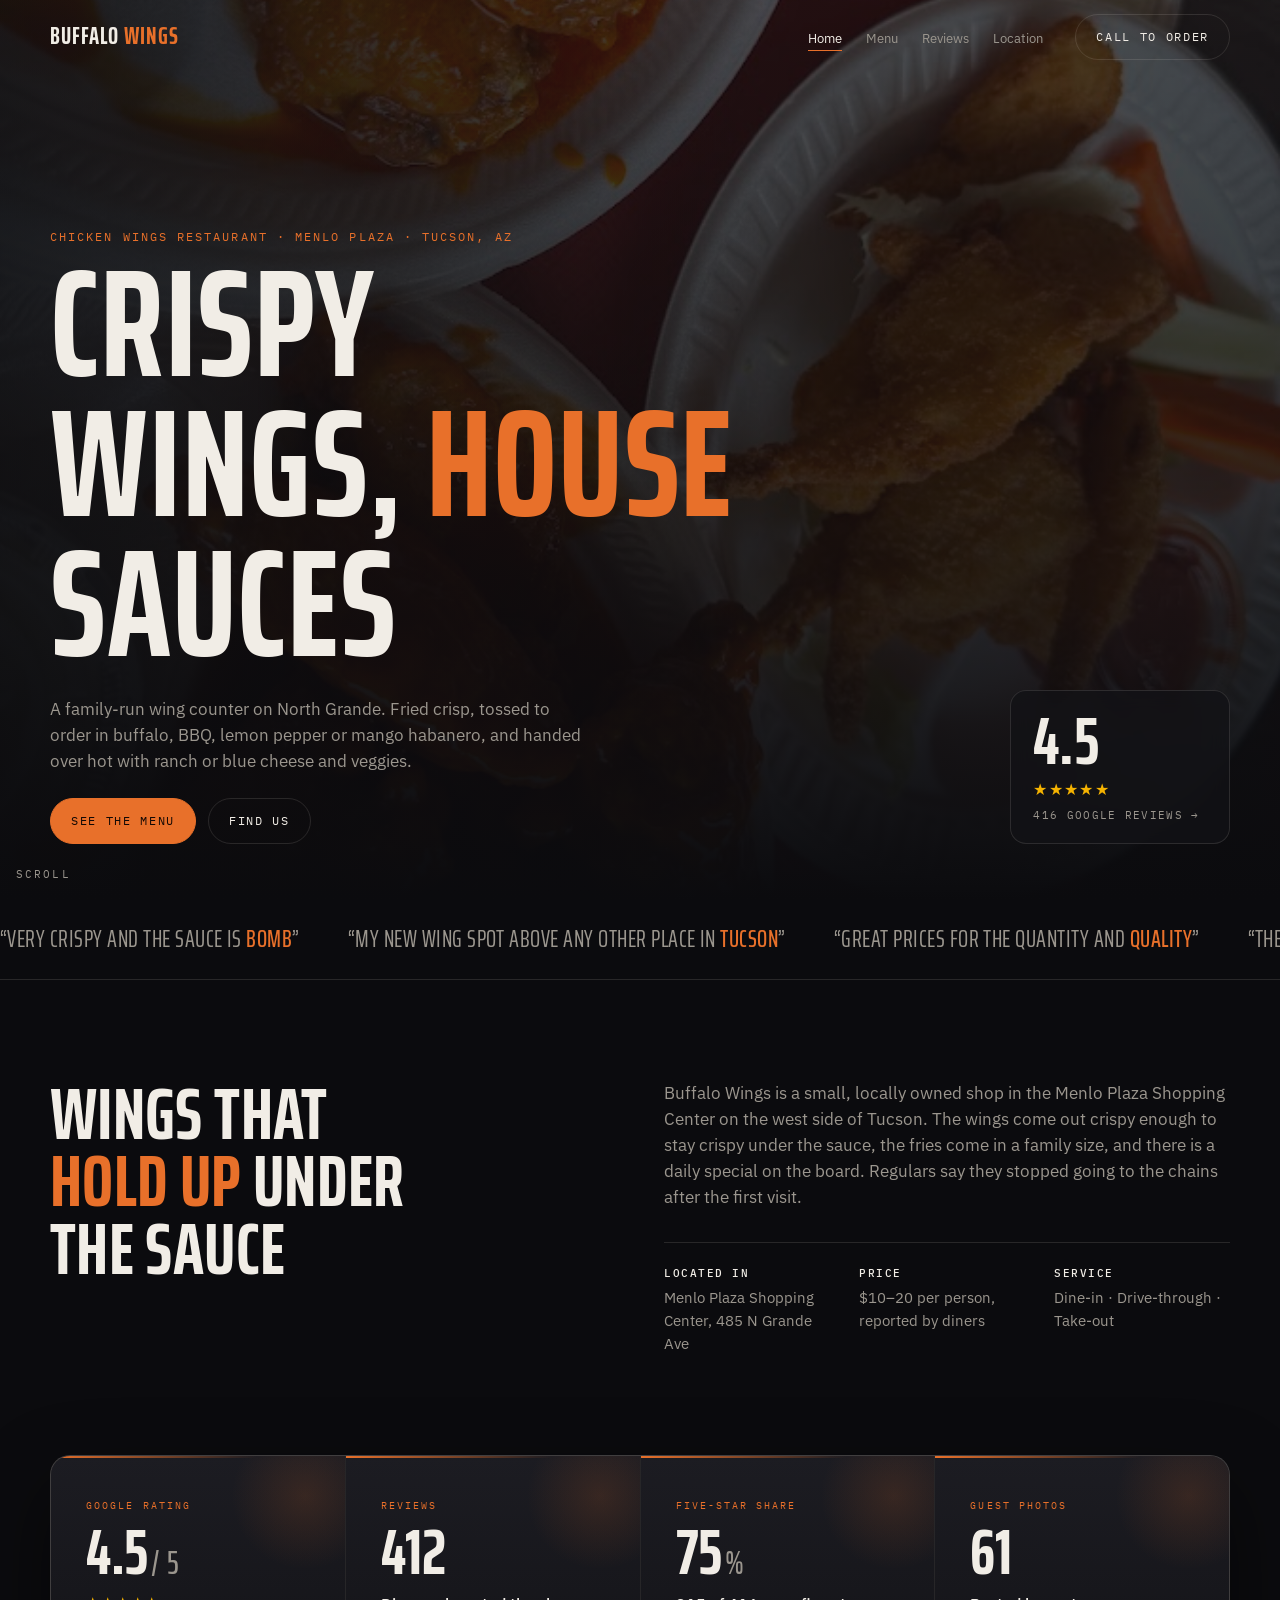
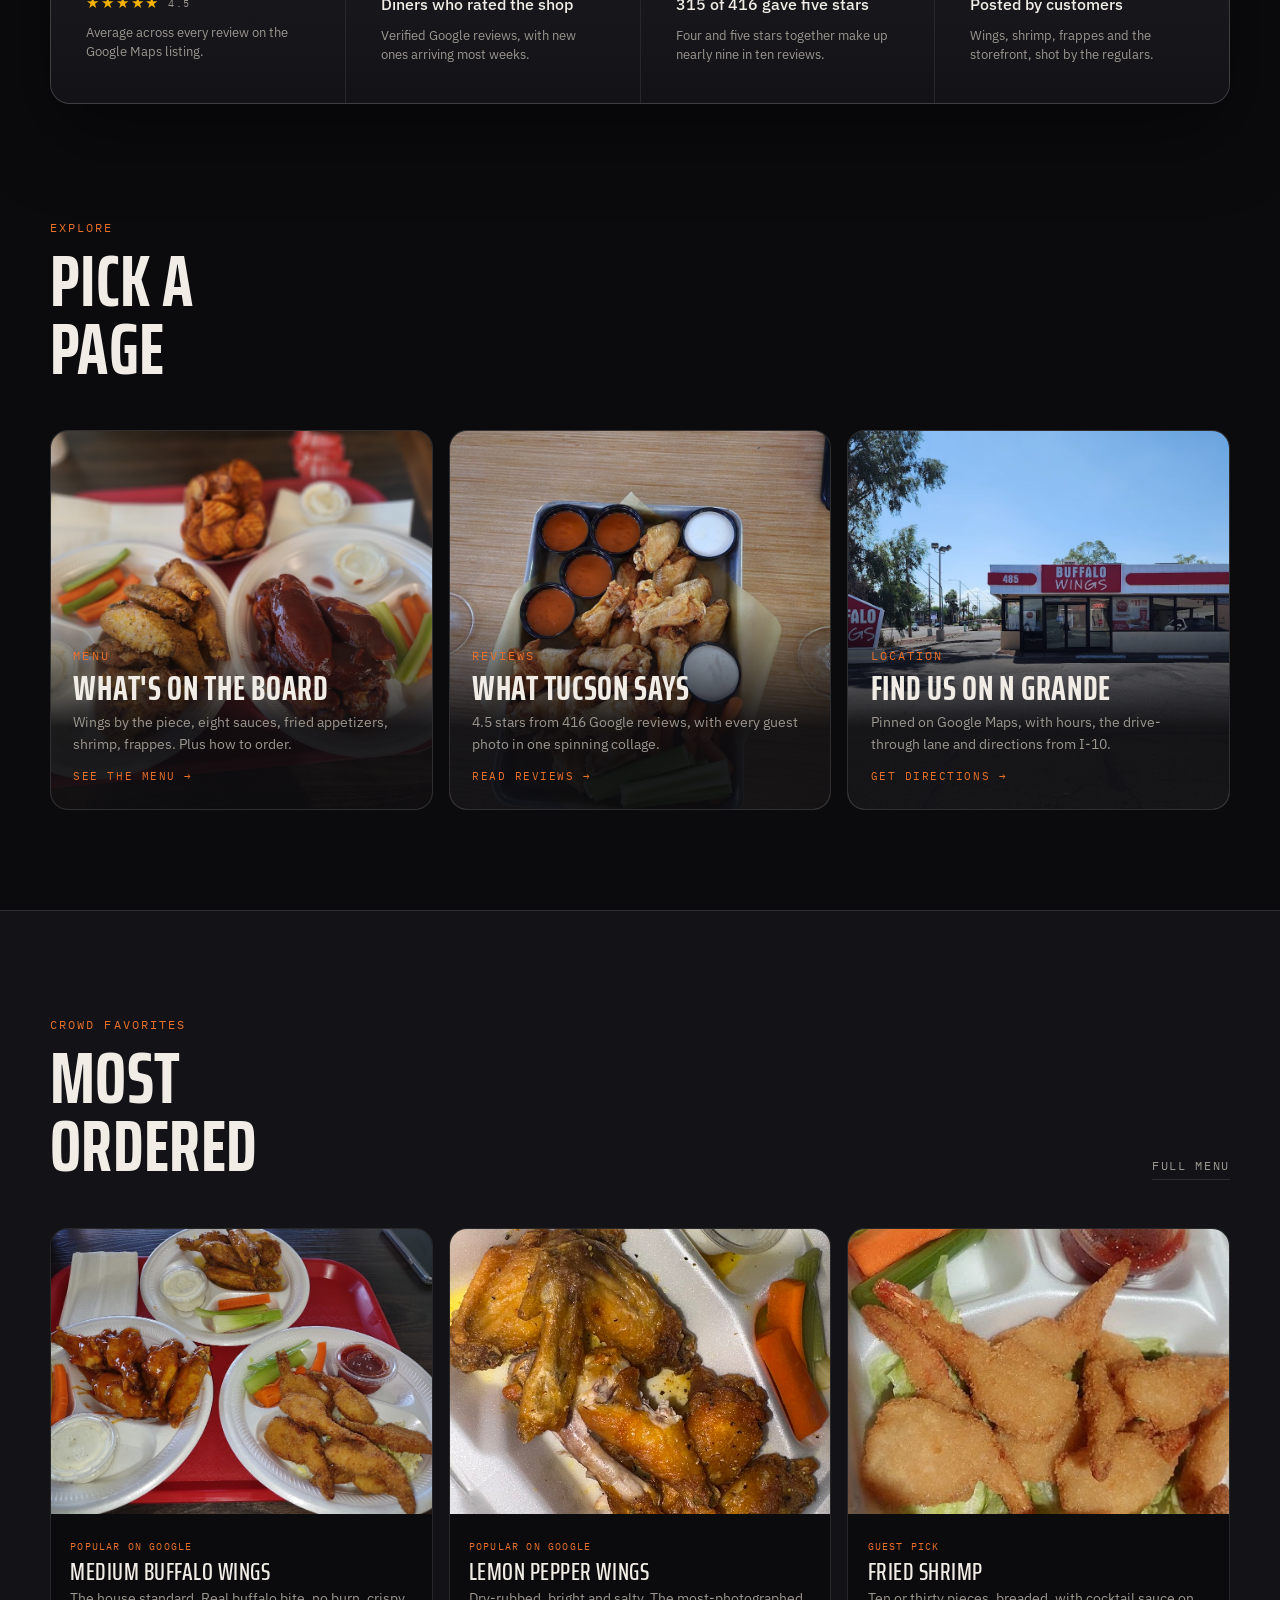
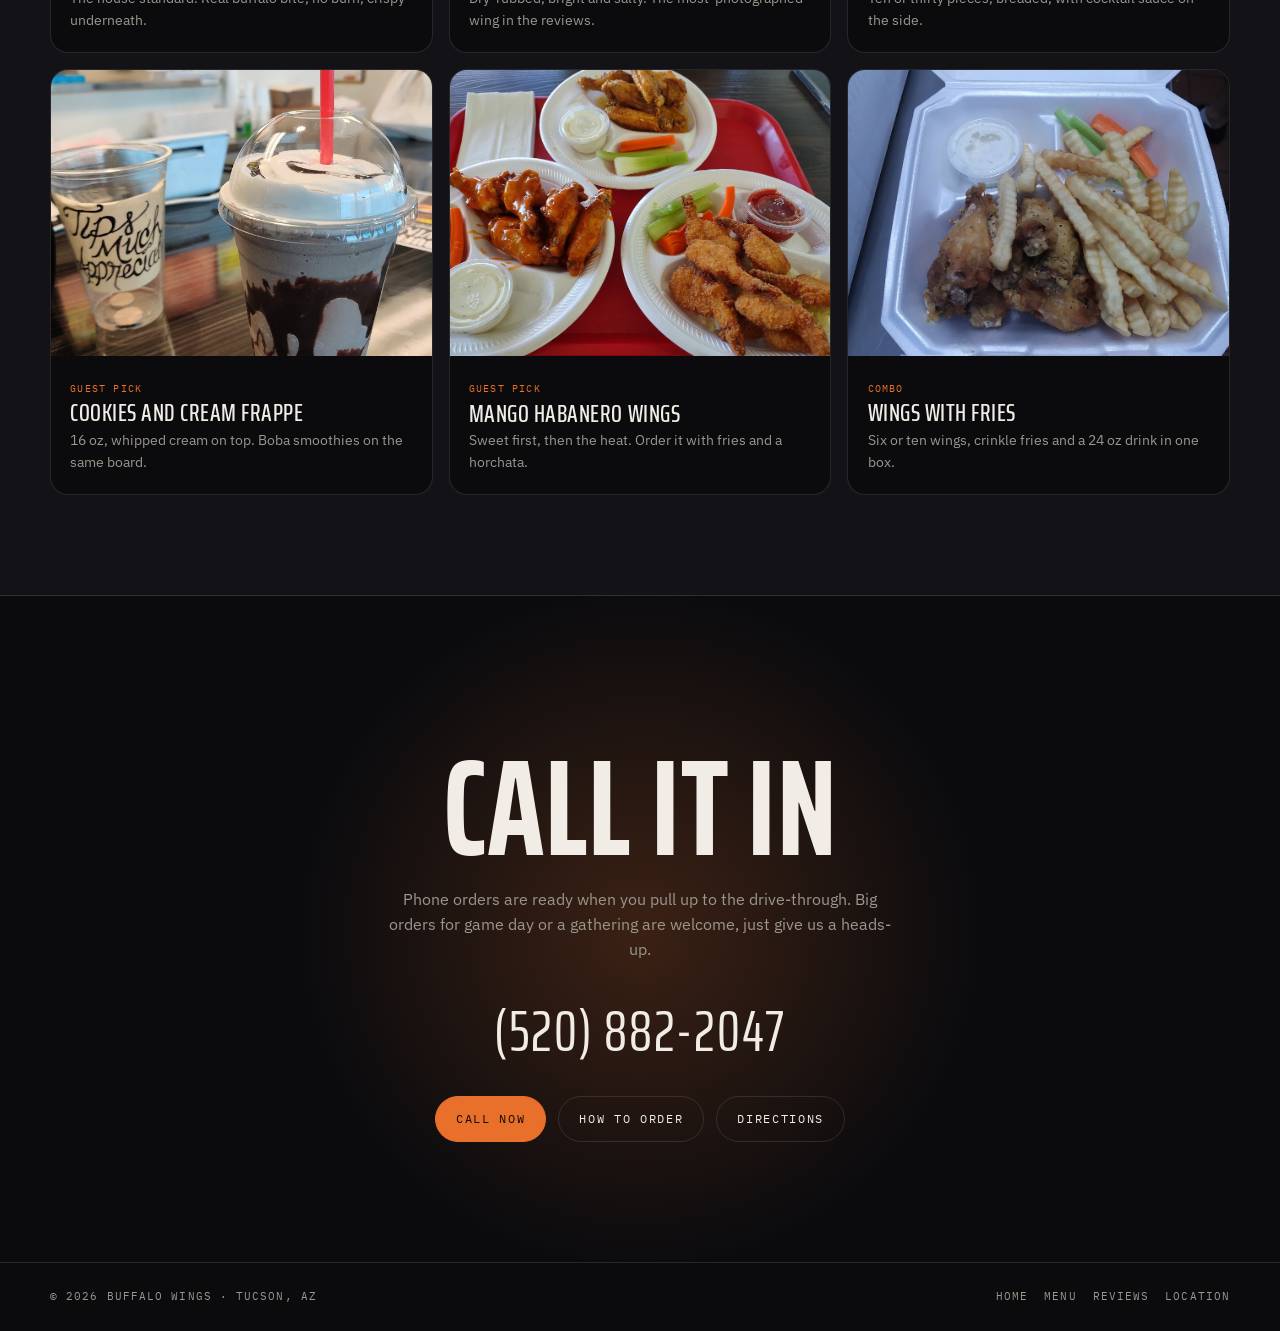
<file: index.html>
<!doctype html>
<html lang="en">
<head>
<meta charset="utf-8">
<meta name="viewport" content="width=device-width, initial-scale=1">
<title>Buffalo Wings Tucson</title>
<meta name="description" content="Buffalo Wings, 485 N Grande Ave, Tucson. Crispy wings tossed in house-made sauces, fried shrimp, chicken fingers, frappes and boba smoothies. Dine-in, drive-through and take-out.">
<link rel="preconnect" href="https://fonts.googleapis.com">
<link rel="preconnect" href="https://fonts.gstatic.com" crossorigin>
<link href="https://fonts.googleapis.com/css2?family=Saira+Extra+Condensed:wght@500;700&family=IBM+Plex+Sans:wght@400;500;600&family=IBM+Plex+Mono:wght@400&display=swap" rel="stylesheet">
<link rel="stylesheet" href="styles.css">
<style>
/* hero */
.hero{min-height:100svh;display:grid;align-items:end;padding:120px 0 56px;position:relative;overflow:hidden}
.hero .art{position:absolute;inset:0;z-index:0}
.hero .art img{width:100%;height:100%;object-fit:cover;object-position:center 60%;opacity:.42;filter:saturate(1.1) contrast(1.05)}
.hero .art::after{content:"";position:absolute;inset:0;background:linear-gradient(180deg,rgba(11,11,14,.35) 0%,rgba(11,11,14,.55) 45%,var(--bg) 100%),linear-gradient(90deg,rgba(11,11,14,.7),transparent 60%)}
.hero .wrap{position:relative;z-index:1;display:grid;grid-template-columns:1.2fr .8fr;gap:2rem;align-items:end}
.hero h1{font-size:clamp(4rem,12vw,9.5rem);margin:.4rem 0 1.4rem}
.hero p{max-width:34rem;font-size:1.05rem}
.hero .actions{display:flex;flex-wrap:wrap;gap:.75rem;margin-top:1.5rem}
.rating-card{justify-self:end;background:rgba(19,19,23,.78);backdrop-filter:blur(10px);border:1px solid var(--line);border-radius:16px;padding:1.2rem 1.4rem;display:grid;gap:.35rem;min-width:220px;transition:border-color .3s}
.rating-card:hover{border-color:var(--accent)}
.rating-card .big{font-family:var(--display);font-size:4.2rem;line-height:.9;font-weight:700}
.rating-card small{font-family:var(--mono);font-size:.68rem;letter-spacing:.12em;text-transform:uppercase;color:var(--muted)}
.scroll-hint{position:absolute;left:var(--gutter);bottom:18px;font-family:var(--mono);font-size:.66rem;letter-spacing:.2em;color:var(--muted);text-transform:uppercase;z-index:1}
@media (max-width:860px){.hero .wrap{grid-template-columns:1fr}.rating-card{justify-self:start}}

/* intro */
.intro .wrap{display:grid;grid-template-columns:1fr 1fr;gap:3rem;align-items:start}
.intro .col p{font-size:1.05rem}
.facts{display:grid;grid-template-columns:repeat(3,1fr);gap:1.2rem;margin-top:2rem;border-top:1px solid var(--line);padding-top:1.4rem}
.facts b{display:block;font-family:var(--mono);font-size:.68rem;letter-spacing:.14em;text-transform:uppercase;color:var(--fg);margin-bottom:.3rem;font-weight:500}
.facts div{font-size:.92rem;color:var(--muted)}
@media (max-width:860px){.intro .wrap{grid-template-columns:1fr}.facts{grid-template-columns:1fr 1fr}}

/* favorites */
.favs{background:var(--bg-2);border-block:1px solid var(--line)}
.favgrid{display:grid;grid-template-columns:repeat(3,1fr);gap:1rem}
.fav{border:1px solid var(--line);border-radius:18px;overflow:hidden;background:var(--bg);display:grid;grid-template-rows:auto 1fr}
.fav img{width:100%;aspect-ratio:4/3;object-fit:cover}
.fav .t{padding:1.1rem 1.2rem 1.3rem}
.fav .t h3{font-size:1.6rem;margin:.2rem 0 .3rem}
.fav .t p{font-size:.88rem}
.fav .t .pop{font-family:var(--mono);font-size:.62rem;letter-spacing:.12em;text-transform:uppercase;color:var(--accent)}
@media (max-width:860px){.favgrid{grid-template-columns:1fr 1fr}}
@media (max-width:520px){.favgrid{grid-template-columns:1fr}}

/* quote strip */
.quotes{overflow:hidden;border-bottom:1px solid var(--line);padding:1.3rem 0}
.quotes .track{display:flex;gap:3rem;white-space:nowrap;animation:marquee 40s linear infinite;width:max-content}
.quotes span{font-family:var(--display);font-size:1.5rem;text-transform:uppercase;letter-spacing:.02em;color:var(--muted)}
.quotes span b{color:var(--accent);font-weight:500}
@keyframes marquee{to{transform:translateX(-50%)}}
@media (prefers-reduced-motion:reduce){.quotes .track{animation:none;white-space:normal;width:auto;flex-wrap:wrap}}
</style>
</head>
<body id="top">

<nav class="nav" id="nav">
  <div class="wrap">
    <a class="brand" href="index.html">Buffalo <span>Wings</span></a>
    <ul>
      <li><a href="index.html">Home</a></li>
      <li><a href="menu.html">Menu</a></li>
      <li><a href="reviews.html">Reviews</a></li>
      <li><a href="location.html">Location</a></li>
    </ul>
    <a class="btn cta" href="tel:+15208822047">Call to order</a>
    <button class="menu-btn" aria-label="Open navigation" aria-expanded="false"><i></i></button>
  </div>
</nav>

<header class="hero">
  <div class="art"><img src="img/photo08.jpg" alt="Buffalo wings, fried shrimp and buffalo fries on a red tray" fetchpriority="high"></div>
  <div class="wrap">
    <div>
      <span class="eyebrow">Chicken wings restaurant · Menlo Plaza · Tucson, AZ</span>
      <h1>Crispy<br>wings, <em>house</em><br>sauces</h1>
      <p>A family-run wing counter on North Grande. Fried crisp, tossed to order in buffalo, BBQ, lemon pepper or mango habanero, and handed over hot with ranch or blue cheese and veggies.</p>
      <div class="actions">
        <a class="btn primary" href="menu.html">See the menu</a>
        <a class="btn" href="location.html">Find us</a>
      </div>
    </div>
    <a class="rating-card" href="reviews.html">
      <span class="big">4.5</span>
      <span class="stars" aria-label="4.5 out of 5 stars">★★★★★</span>
      <small>416 Google reviews →</small>
    </a>
  </div>
  <span class="scroll-hint">Scroll</span>
</header>

<div class="quotes" aria-hidden="true">
  <div class="track">
    <span>“Very crispy and the sauce is <b>bomb</b>”</span><span>“My new wing spot above any other place in <b>Tucson</b>”</span><span>“Great prices for the quantity and <b>quality</b>”</span><span>“The wings were pretty big and <b>so good</b>”</span><span>“I love their <b>beans and rice</b>”</span>
    <span>“Very crispy and the sauce is <b>bomb</b>”</span><span>“My new wing spot above any other place in <b>Tucson</b>”</span><span>“Great prices for the quantity and <b>quality</b>”</span><span>“The wings were pretty big and <b>so good</b>”</span><span>“I love their <b>beans and rice</b>”</span>
  </div>
</div>

<section class="intro" id="about">
  <div class="wrap">
    <h2 data-reveal>Wings that<br><em>hold up</em> under<br>the sauce</h2>
    <div class="col">
      <p data-reveal>Buffalo Wings is a small, locally owned shop in the Menlo Plaza Shopping Center on the west side of Tucson. The wings come out crispy enough to stay crispy under the sauce, the fries come in a family size, and there is a daily special on the board. Regulars say they stopped going to the chains after the first visit.</p>
      <div class="facts" data-reveal>
        <div><b>Located in</b>Menlo Plaza Shopping Center, 485 N Grande Ave</div>
        <div><b>Price</b>$10–20 per person, reported by diners</div>
        <div><b>Service</b>Dine-in · Drive-through · Take-out</div>
      </div>
    </div>
  </div>
</section>

<div class="stats" id="stats">
  <div class="wrap">
    <div class="stat" data-reveal>
      <span class="k">Google rating</span>
      <b><span data-count="4.5" data-dec="1">0.0</span><i>/ 5</i></b>
      <span class="stars" aria-label="4.5 out of 5 stars">★★★★★<em>4.5</em></span>
      <span class="d">Average across every review on the Google Maps listing.</span>
    </div>
    <div class="stat" data-reveal>
      <span class="k">Reviews</span>
      <b><span data-count="416">0</span></b>
      <span class="l">Diners who rated the shop</span>
      <span class="d">Verified Google reviews, with new ones arriving most weeks.</span>
    </div>
    <div class="stat" data-reveal>
      <span class="k">Five-star share</span>
      <b><span data-count="76">0</span><i>%</i></b>
      <span class="l">315 of 416 gave five stars</span>
      <span class="d">Four and five stars together make up nearly nine in ten reviews.</span>
    </div>
    <div class="stat" data-reveal>
      <span class="k">Guest photos</span>
      <b><span data-count="62">0</span></b>
      <span class="l">Posted by customers</span>
      <span class="d">Wings, shrimp, frappes and the storefront, shot by the regulars.</span>
    </div>
  </div>
</div>

<section id="explore">
  <div class="wrap">
    <div class="head">
      <div><span class="eyebrow" data-reveal>Explore</span><h2 data-reveal>Pick a<br>page</h2></div>
    </div>
    <div class="tiles">
      <a class="tile" href="menu.html" data-reveal>
        <img src="img/photo02.jpg" alt="Lemon pepper and BBQ wings with buffalo fries" loading="lazy">
        <div class="t"><span class="eyebrow">Menu</span><h3>What's on the board</h3><p>Wings by the piece, eight sauces, fried appetizers, shrimp, frappes. Plus how to order.</p><span class="go">See the menu →</span></div>
      </a>
      <a class="tile" href="reviews.html" data-reveal>
        <img src="img/photo06.jpg" alt="Tray of wings with sauce cups and veggies" loading="lazy">
        <div class="t"><span class="eyebrow">Reviews</span><h3>What Tucson says</h3><p>4.5 stars from 416 Google reviews, with every guest photo in one spinning collage.</p><span class="go">Read reviews →</span></div>
      </a>
      <a class="tile" href="location.html" data-reveal>
        <img src="img/photo01.jpg" alt="Buffalo Wings storefront in Menlo Plaza" loading="lazy">
        <div class="t"><span class="eyebrow">Location</span><h3>Find us on N Grande</h3><p>Pinned on Google Maps, with hours, the drive-through lane and directions from I-10.</p><span class="go">Get directions →</span></div>
      </a>
    </div>
  </div>
</section>

<section class="favs" id="favorites">
  <div class="wrap">
    <div class="head">
      <div><span class="eyebrow" data-reveal>Crowd favorites</span><h2 data-reveal>Most<br>ordered</h2></div>
      <a class="more" href="menu.html" data-reveal>Full menu</a>
    </div>
    <div class="favgrid zoomable">
      <div class="fav" data-reveal><img src="img/reviews/enrique2.jpg" alt="Medium buffalo wings" loading="lazy"><div class="t"><span class="pop">Popular on Google</span><h3>Medium buffalo wings</h3><p>The house standard. Real buffalo bite, no burn, crispy underneath.</p></div></div>
      <div class="fav" data-reveal><img src="img/photo04.jpg" alt="Lemon pepper wings" loading="lazy"><div class="t"><span class="pop">Popular on Google</span><h3>Lemon pepper wings</h3><p>Dry-rubbed, bright and salty. The most-photographed wing in the reviews.</p></div></div>
      <div class="fav" data-reveal><img src="img/photo09.jpg" alt="Fried shrimp" loading="lazy"><div class="t"><span class="pop">Guest pick</span><h3>Fried shrimp</h3><p>Ten or thirty pieces, breaded, with cocktail sauce on the side.</p></div></div>
      <div class="fav" data-reveal><img src="img/photo10.jpg" alt="Cookies and cream frappe" loading="lazy"><div class="t"><span class="pop">Guest pick</span><h3>Cookies and cream frappe</h3><p>16 oz, whipped cream on top. Boba smoothies on the same board.</p></div></div>
      <div class="fav" data-reveal><img src="img/reviews/enrique1.jpg" alt="Mango habanero wings" loading="lazy"><div class="t"><span class="pop">Guest pick</span><h3>Mango habanero wings</h3><p>Sweet first, then the heat. Order it with fries and a horchata.</p></div></div>
      <div class="fav" data-reveal><img src="img/photo07.jpg" alt="Wings and fries combo" loading="lazy"><div class="t"><span class="pop">Combo</span><h3>Wings with fries</h3><p>Six or ten wings, crinkle fries and a 24 oz drink in one box.</p></div></div>
    </div>
  </div>
</section>

<section class="close" id="order">
  <div class="glow"></div>
  <div class="wrap">
    <h2 data-reveal>Call it in</h2>
    <p data-reveal>Phone orders are ready when you pull up to the drive-through. Big orders for game day or a gathering are welcome, just give us a heads-up.</p>
    <a class="phone" href="tel:+15208822047" data-reveal>(520) 882-2047</a>
    <div class="actions" data-reveal>
      <a class="btn primary" href="tel:+15208822047">Call now</a>
      <a class="btn" href="menu.html#order">How to order</a>
      <a class="btn" href="location.html">Directions</a>
    </div>
  </div>
</section>

<footer>
  <div class="wrap">
    <span>© <span class="yr"></span> Buffalo Wings · Tucson, AZ</span>
    <nav><a href="index.html">Home</a><a href="menu.html">Menu</a><a href="reviews.html">Reviews</a><a href="location.html">Location</a></nav>
  </div>
</footer>

<div class="lb" id="lb" aria-hidden="true"><img alt=""></div>
<script src="main.js"></script>
</body>
</html>
</file>
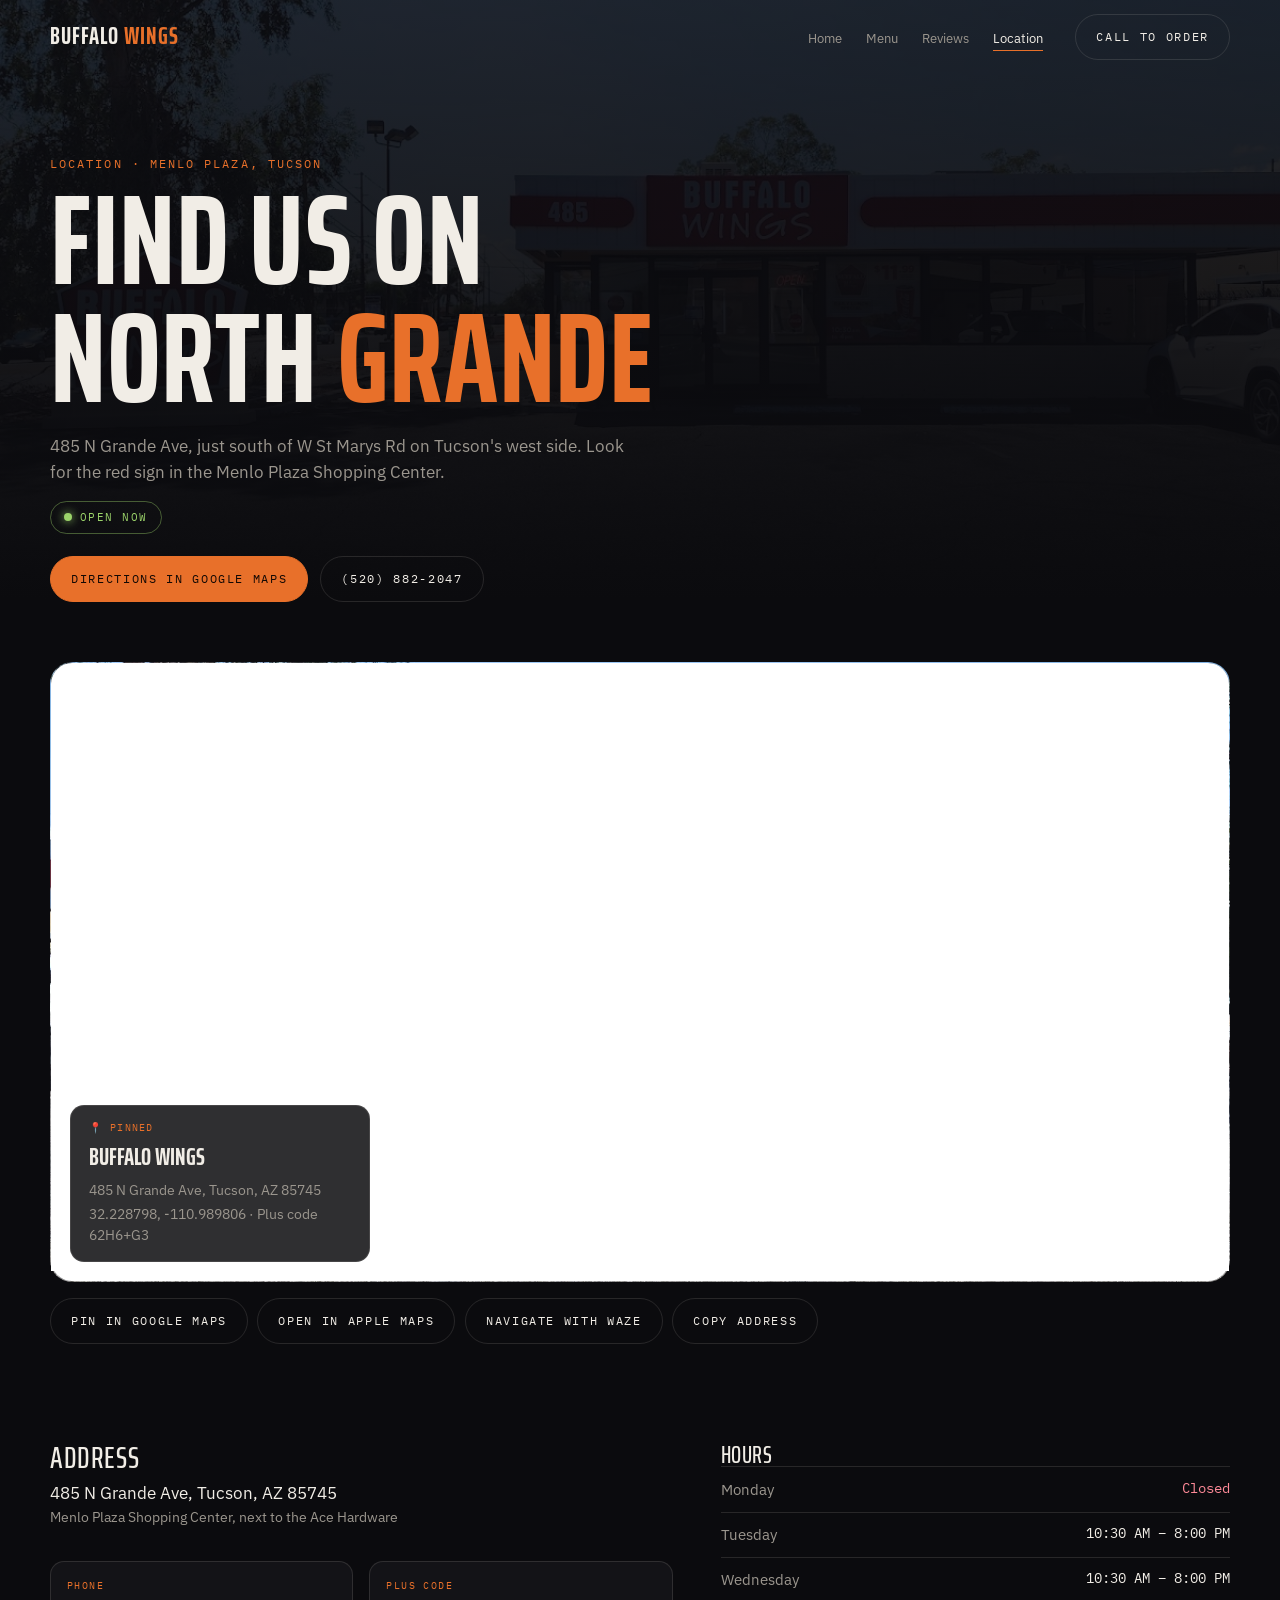
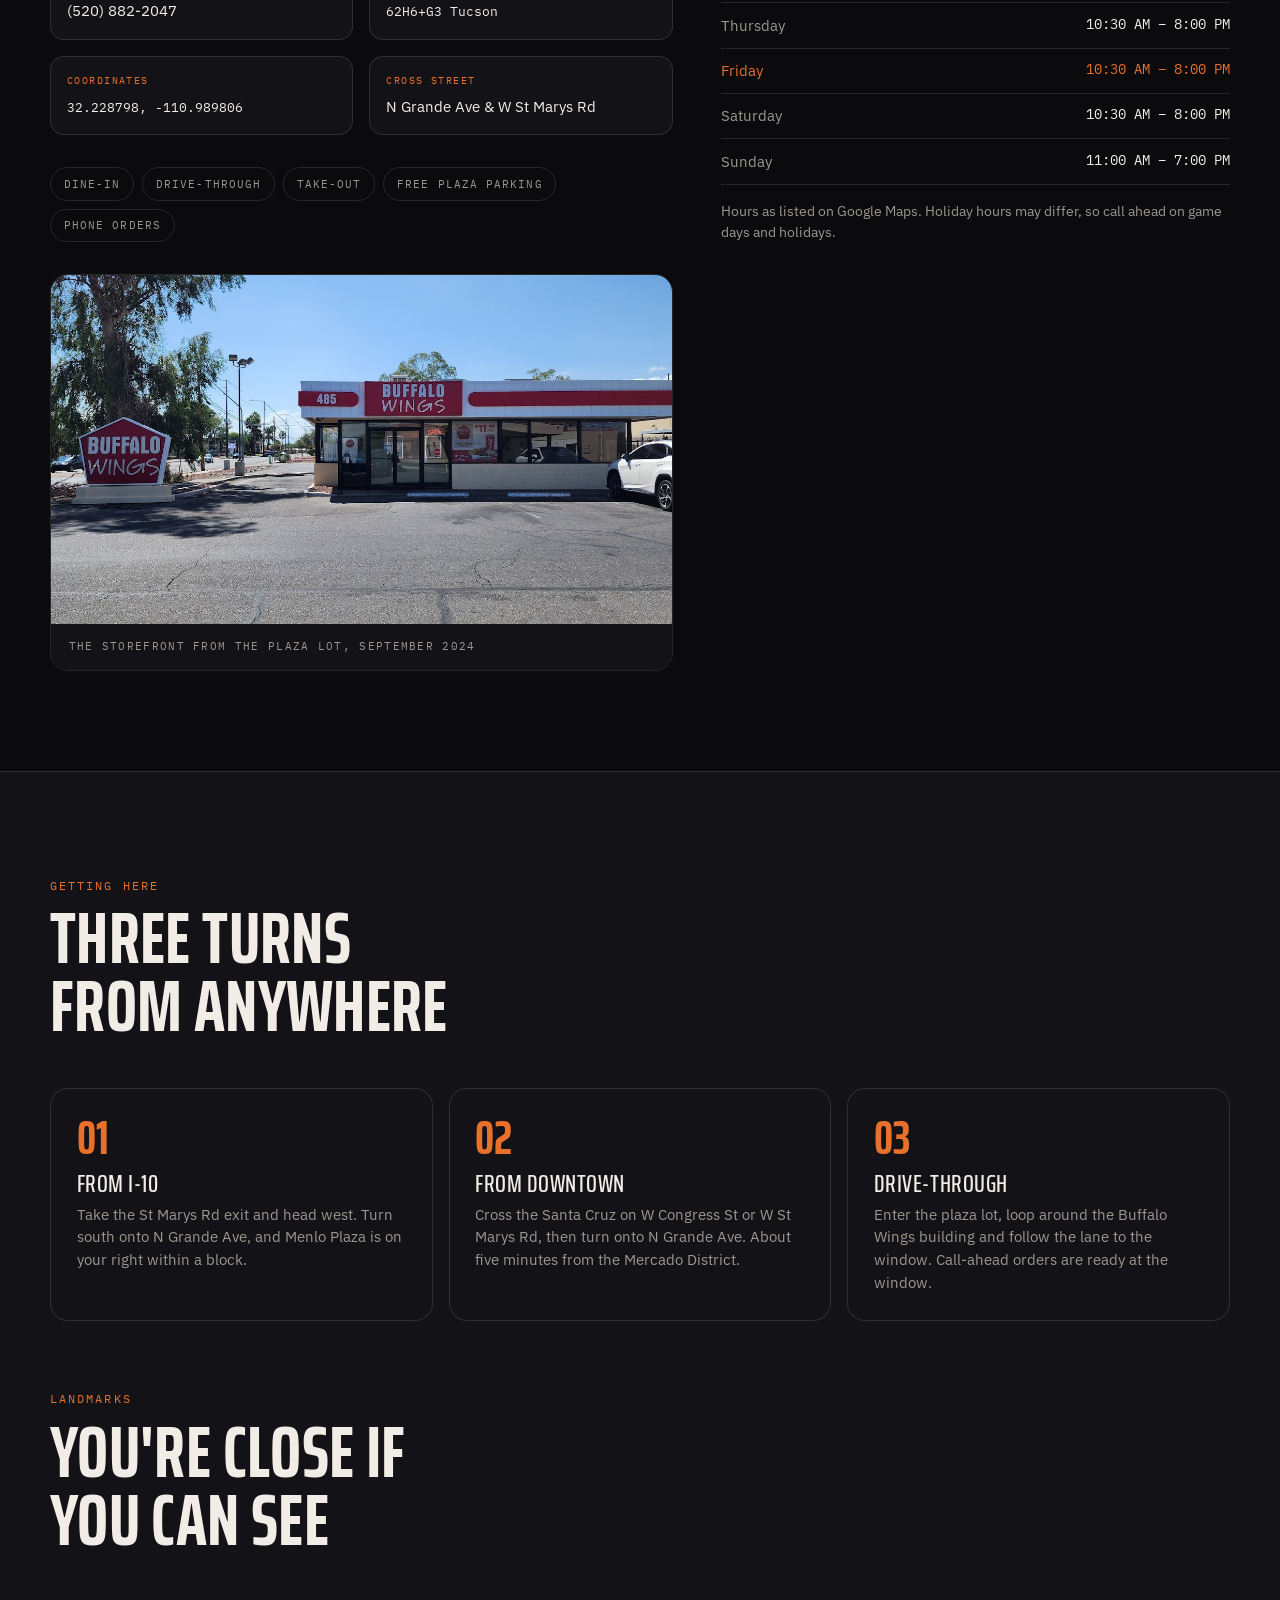
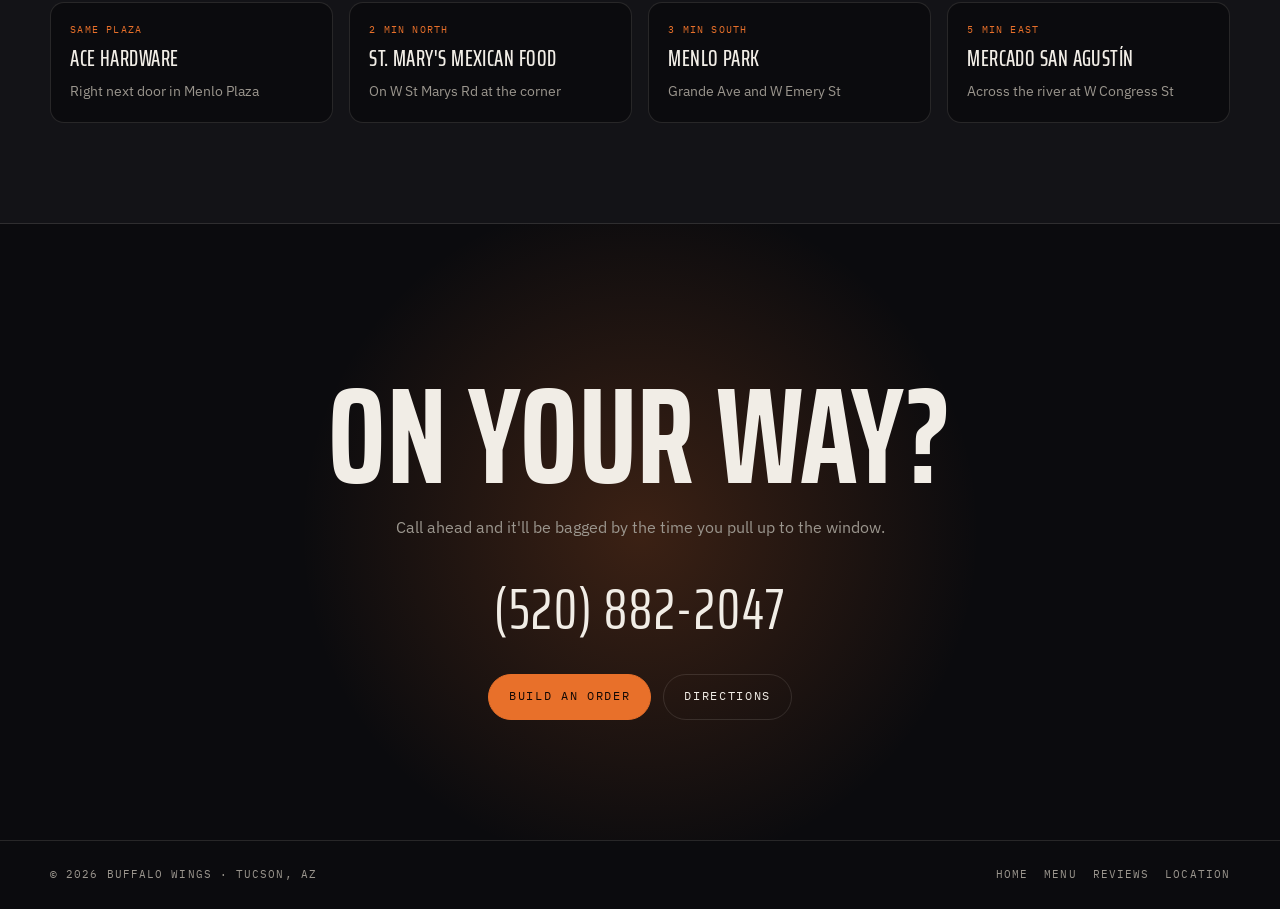
<file: location.html>
<!doctype html>
<html lang="en">
<head>
<meta charset="utf-8">
<meta name="viewport" content="width=device-width, initial-scale=1">
<title>Location · Buffalo Wings Tucson</title>
<meta name="description" content="Buffalo Wings is at 485 N Grande Ave in the Menlo Plaza Shopping Center, Tucson, AZ 85745. Map, pin, hours, drive-through and directions.">
<link rel="preconnect" href="https://fonts.googleapis.com">
<link rel="preconnect" href="https://fonts.gstatic.com" crossorigin>
<link href="https://fonts.googleapis.com/css2?family=Saira+Extra+Condensed:wght@500;700&family=IBM+Plex+Sans:wght@400;500;600&family=IBM+Plex+Mono:wght@400&display=swap" rel="stylesheet">
<link rel="stylesheet" href="styles.css">
<style>
.page-head{padding-bottom:30px}
.badge{display:inline-flex;align-items:center;gap:.5rem;font-family:var(--mono);font-size:.68rem;letter-spacing:.14em;text-transform:uppercase;padding:.45rem .8rem;border-radius:999px;border:1px solid var(--line);margin-top:1rem}
.badge::before{content:"";width:8px;height:8px;border-radius:50%;background:var(--muted)}
.badge.is-open{color:#9bd36a;border-color:rgba(155,211,106,.4)}.badge.is-open::before{background:#9bd36a;box-shadow:0 0 10px #9bd36a}
.badge.is-closed{color:#ff8a98;border-color:rgba(255,138,152,.4)}.badge.is-closed::before{background:#ff8a98}

/* big map */
.mapwrap{padding:30px 0 0}
.map{position:relative;border-radius:22px;overflow:hidden;border:1px solid var(--line);height:min(620px,70vh);background:var(--bg-3) url(img/photo01.jpg) center/cover}
.map .fallback{position:absolute;inset:0;display:grid;place-items:center;background:rgba(11,11,14,.5)}
.map iframe{position:relative;z-index:1;width:100%;height:100%;border:0;display:block;filter:grayscale(.15) contrast(1.05)}
.map .pin{position:absolute;z-index:2;left:1.2rem;bottom:1.2rem;background:rgba(11,11,14,.85);backdrop-filter:blur(10px);border:1px solid var(--line);border-radius:14px;padding:.9rem 1.1rem;display:grid;gap:.2rem;max-width:300px}
.map .pin b{font-family:var(--display);font-size:1.5rem;font-weight:700;text-transform:uppercase}
.map .pin span{font-size:.86rem;color:var(--muted)}
.map .pin i{font-style:normal;font-family:var(--mono);font-size:.64rem;letter-spacing:.12em;text-transform:uppercase;color:var(--accent)}
.pinrow{display:flex;flex-wrap:wrap;gap:.6rem;margin-top:1rem}

/* details */
.details .grid{display:grid;grid-template-columns:1.1fr .9fr;gap:3rem;align-items:start}
.info{display:grid;gap:2rem}
.info h3{font-size:1.9rem;margin-bottom:.5rem}
.info address{font-style:normal;font-size:1.05rem}
.info address span{display:block;color:var(--muted);font-size:.9rem}
.kv{display:grid;grid-template-columns:1fr 1fr;gap:1rem}
.kv div{border:1px solid var(--line);border-radius:14px;padding:1rem;background:var(--bg-2)}
.kv b{display:block;font-family:var(--mono);font-size:.64rem;letter-spacing:.14em;text-transform:uppercase;color:var(--accent);font-weight:400;margin-bottom:.3rem}
.kv span{font-size:.95rem}
.kv .mono{font-family:var(--mono);font-size:.84rem}
.hours{list-style:none;border-top:1px solid var(--line)}
.hours li{display:flex;justify-content:space-between;padding:.65rem 0;border-bottom:1px solid var(--line);font-size:.95rem}
.hours li span:first-child{color:var(--muted)}
.hours li.closed span:last-child{color:#ff8a98}
.hours li.today span{color:var(--accent)}
.hours .mono{font-family:var(--mono);font-size:.86rem}
.tags-row{display:flex;flex-wrap:wrap;gap:.5rem}
.tags-row span{font-family:var(--mono);font-size:.68rem;letter-spacing:.1em;text-transform:uppercase;padding:.45rem .8rem;border:1px solid var(--line);border-radius:999px;color:var(--muted)}
@media (max-width:860px){.details .grid{grid-template-columns:1fr}}

/* getting here */
.steps{display:grid;grid-template-columns:repeat(3,1fr);gap:1rem}
.step{border:1px solid var(--line);border-radius:18px;padding:1.6rem;background:var(--bg-2)}
.step .n{font-family:var(--display);font-size:3rem;line-height:1;color:var(--accent);font-weight:700}
.step h3{margin:.6rem 0 .5rem;font-size:1.6rem}
.step p{font-size:.92rem}
@media (max-width:860px){.steps{grid-template-columns:1fr}}

.nearby{background:var(--bg-2);border-block:1px solid var(--line)}
.near{display:grid;grid-template-columns:repeat(4,1fr);gap:1rem}
.near a{border:1px solid var(--line);border-radius:14px;padding:1.2rem;background:var(--bg);display:grid;gap:.3rem;transition:border-color .3s}
.near a:hover{border-color:var(--accent)}
.near b{font-family:var(--display);font-size:1.4rem;font-weight:500;text-transform:uppercase;letter-spacing:.02em}
.near span{font-size:.85rem;color:var(--muted)}
.near i{font-style:normal;font-family:var(--mono);font-size:.62rem;letter-spacing:.12em;text-transform:uppercase;color:var(--accent)}
@media (max-width:860px){.near{grid-template-columns:1fr 1fr}}

.storefront{border-radius:18px;overflow:hidden;border:1px solid var(--line)}
.storefront img{width:100%;aspect-ratio:16/9;object-fit:cover}
.storefront figcaption{padding:.9rem 1.1rem;font-family:var(--mono);font-size:.68rem;letter-spacing:.12em;text-transform:uppercase;color:var(--muted);background:var(--bg-2)}
</style>
</head>
<body>

<nav class="nav" id="nav">
  <div class="wrap">
    <a class="brand" href="index.html">Buffalo <span>Wings</span></a>
    <ul>
      <li><a href="index.html">Home</a></li>
      <li><a href="menu.html">Menu</a></li>
      <li><a href="reviews.html">Reviews</a></li>
      <li><a href="location.html">Location</a></li>
    </ul>
    <a class="btn cta" href="tel:+15208822047">Call to order</a>
    <button class="menu-btn" aria-label="Open navigation" aria-expanded="false"><i></i></button>
  </div>
</nav>

<header class="page-head">
  <div class="art"><img src="img/photo01.jpg" alt="Buffalo Wings storefront in Menlo Plaza"></div>
  <div class="wrap">
    <span class="eyebrow">Location · Menlo Plaza, Tucson</span>
    <h1>Find us on<br>North <em>Grande</em></h1>
    <p>485 N Grande Ave, just south of W St Marys Rd on Tucson's west side. Look for the red sign in the Menlo Plaza Shopping Center.</p>
    <span class="badge" id="openNow">Checking hours</span>
    <div class="actions">
      <a class="btn primary" href="https://www.google.com/maps/dir/?api=1&destination=Buffalo+Wings,+485+N+Grande+Ave,+Tucson,+AZ+85745" target="_blank" rel="noopener">Directions in Google Maps</a>
      <a class="btn" href="tel:+15208822047">(520) 882-2047</a>
    </div>
  </div>
</header>

<div class="mapwrap">
  <div class="wrap">
    <div class="map">
      <div class="fallback"><a class="btn primary" href="https://www.google.com/maps/place/Buffalo+Wings/@32.228798,-110.9898058,17z/data=!4m6!3m5!1s0x86d671b4886967cf:0x6e54e93cd997c906!8m2!3d32.228798!4d-110.9898058!16s%2Fg%2F11h4tck0rc" target="_blank" rel="noopener">Open the pin in Google Maps</a></div>
      <iframe title="Google map pinned on Buffalo Wings, 485 N Grande Ave, Tucson" src="https://www.google.com/maps?q=Buffalo+Wings,+485+N+Grande+Ave,+Tucson,+AZ+85745&ll=32.228798,-110.9898058&z=16&output=embed" referrerpolicy="no-referrer-when-downgrade" allowfullscreen></iframe>
      <div class="pin">
        <i>📍 Pinned</i>
        <b>Buffalo Wings</b>
        <span>485 N Grande Ave, Tucson, AZ 85745</span>
        <span>32.228798, -110.989806 · Plus code 62H6+G3</span>
      </div>
    </div>
    <div class="pinrow" data-reveal>
      <a class="btn" href="https://www.google.com/maps/search/?api=1&query=Buffalo+Wings+485+N+Grande+Ave+Tucson+AZ+85745" target="_blank" rel="noopener">Pin in Google Maps</a>
      <a class="btn" href="https://maps.apple.com/?q=Buffalo+Wings&address=485+N+Grande+Ave,+Tucson,+AZ+85745&ll=32.228798,-110.9898058" target="_blank" rel="noopener">Open in Apple Maps</a>
      <a class="btn" href="https://waze.com/ul?ll=32.228798,-110.9898058&navigate=yes" target="_blank" rel="noopener">Navigate with Waze</a>
      <button class="btn" type="button" id="copyAddr">Copy address</button>
    </div>
  </div>
</div>

<section class="details">
  <div class="wrap grid">
    <div class="info">
      <div data-reveal>
        <h3>Address</h3>
        <address>485 N Grande Ave, Tucson, AZ 85745<span>Menlo Plaza Shopping Center, next to the Ace Hardware</span></address>
      </div>
      <div class="kv" data-reveal>
        <div><b>Phone</b><span><a href="tel:+15208822047">(520) 882-2047</a></span></div>
        <div><b>Plus code</b><span class="mono">62H6+G3 Tucson</span></div>
        <div><b>Coordinates</b><span class="mono">32.228798, -110.989806</span></div>
        <div><b>Cross street</b><span>N Grande Ave &amp; W St Marys Rd</span></div>
      </div>
      <div class="tags-row" data-reveal><span>Dine-in</span><span>Drive-through</span><span>Take-out</span><span>Free plaza parking</span><span>Phone orders</span></div>
      <figure class="storefront zoomable" data-reveal><img src="img/photo01.jpg" alt="The red Buffalo Wings sign on the storefront in Menlo Plaza" loading="lazy"><figcaption>The storefront from the plaza lot, September 2024</figcaption></figure>
    </div>
    <div data-reveal id="hours">
      <h3>Hours</h3>
      <ul class="hours">
        <li data-d="1" class="closed"><span>Monday</span><span class="mono">Closed</span></li>
        <li data-d="2"><span>Tuesday</span><span class="mono">10:30 AM – 8:00 PM</span></li>
        <li data-d="3"><span>Wednesday</span><span class="mono">10:30 AM – 8:00 PM</span></li>
        <li data-d="4"><span>Thursday</span><span class="mono">10:30 AM – 8:00 PM</span></li>
        <li data-d="5"><span>Friday</span><span class="mono">10:30 AM – 8:00 PM</span></li>
        <li data-d="6"><span>Saturday</span><span class="mono">10:30 AM – 8:00 PM</span></li>
        <li data-d="0"><span>Sunday</span><span class="mono">11:00 AM – 7:00 PM</span></li>
      </ul>
      <p style="font-size:.85rem;margin-top:1rem">Hours as listed on Google Maps. Holiday hours may differ, so call ahead on game days and holidays.</p>
    </div>
  </div>
</section>

<section class="nearby">
  <div class="wrap">
    <div class="head">
      <div><span class="eyebrow" data-reveal>Getting here</span><h2 data-reveal>Three turns<br>from anywhere</h2></div>
    </div>
    <div class="steps">
      <div class="step" data-reveal><span class="n">01</span><h3>From I-10</h3><p>Take the St Marys Rd exit and head west. Turn south onto N Grande Ave, and Menlo Plaza is on your right within a block.</p></div>
      <div class="step" data-reveal><span class="n">02</span><h3>From downtown</h3><p>Cross the Santa Cruz on W Congress St or W St Marys Rd, then turn onto N Grande Ave. About five minutes from the Mercado District.</p></div>
      <div class="step" data-reveal><span class="n">03</span><h3>Drive-through</h3><p>Enter the plaza lot, loop around the Buffalo Wings building and follow the lane to the window. Call-ahead orders are ready at the window.</p></div>
    </div>

    <div class="head" style="margin-top:4rem">
      <div><span class="eyebrow" data-reveal>Landmarks</span><h2 data-reveal>You're close if<br>you can see</h2></div>
    </div>
    <div class="near" data-reveal>
      <a href="https://www.google.com/maps/search/Ace+Hardware+near+485+N+Grande+Ave+Tucson" target="_blank" rel="noopener"><i>Same plaza</i><b>Ace Hardware</b><span>Right next door in Menlo Plaza</span></a>
      <a href="https://www.google.com/maps/search/St.+Mary's+Mexican+Food+Tucson" target="_blank" rel="noopener"><i>2 min north</i><b>St. Mary's Mexican Food</b><span>On W St Marys Rd at the corner</span></a>
      <a href="https://www.google.com/maps/search/Menlo+Park+Tucson" target="_blank" rel="noopener"><i>3 min south</i><b>Menlo Park</b><span>Grande Ave and W Emery St</span></a>
      <a href="https://www.google.com/maps/search/Mercado+San+Agustin+Tucson" target="_blank" rel="noopener"><i>5 min east</i><b>Mercado San Agustín</b><span>Across the river at W Congress St</span></a>
    </div>
  </div>
</section>

<section class="close">
  <div class="glow"></div>
  <div class="wrap">
    <h2 data-reveal>On your way?</h2>
    <p data-reveal>Call ahead and it'll be bagged by the time you pull up to the window.</p>
    <a class="phone" href="tel:+15208822047" data-reveal>(520) 882-2047</a>
    <div class="actions" data-reveal>
      <a class="btn primary" href="menu.html#order">Build an order</a>
      <a class="btn" href="https://www.google.com/maps/dir/?api=1&destination=Buffalo+Wings,+485+N+Grande+Ave,+Tucson,+AZ+85745" target="_blank" rel="noopener">Directions</a>
    </div>
  </div>
</section>

<footer>
  <div class="wrap">
    <span>© <span class="yr"></span> Buffalo Wings · Tucson, AZ</span>
    <nav><a href="index.html">Home</a><a href="menu.html">Menu</a><a href="reviews.html">Reviews</a><a href="location.html">Location</a></nav>
  </div>
</footer>

<div class="lb" id="lb" aria-hidden="true"><img alt=""></div>

<script src="main.js"></script>
<script>
document.getElementById('copyAddr').addEventListener('click', async e => {
  try { await navigator.clipboard.writeText('Buffalo Wings, 485 N Grande Ave, Tucson, AZ 85745'); e.target.textContent = 'Copied'; }
  catch { e.target.textContent = '485 N Grande Ave'; }
  setTimeout(() => e.target.textContent = 'Copy address', 1600);
});
</script>
</body>
</html>
</file>
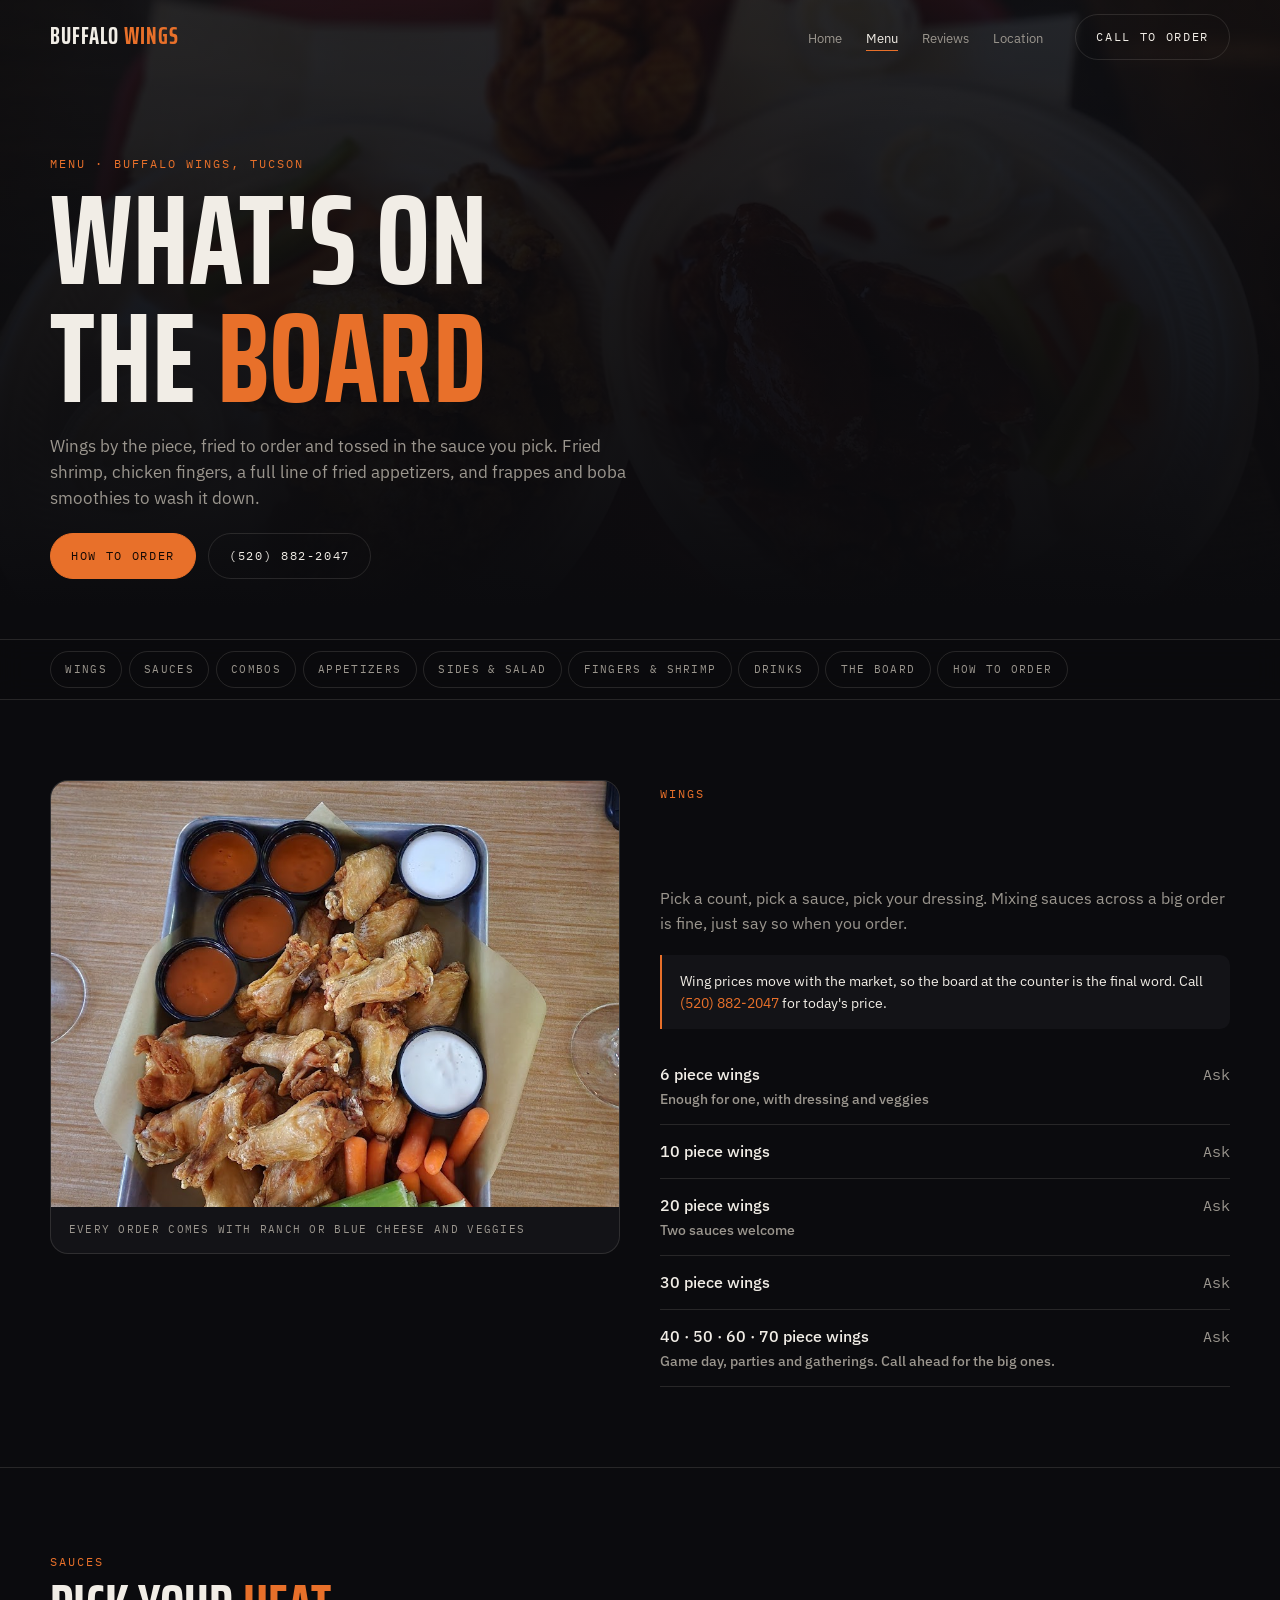
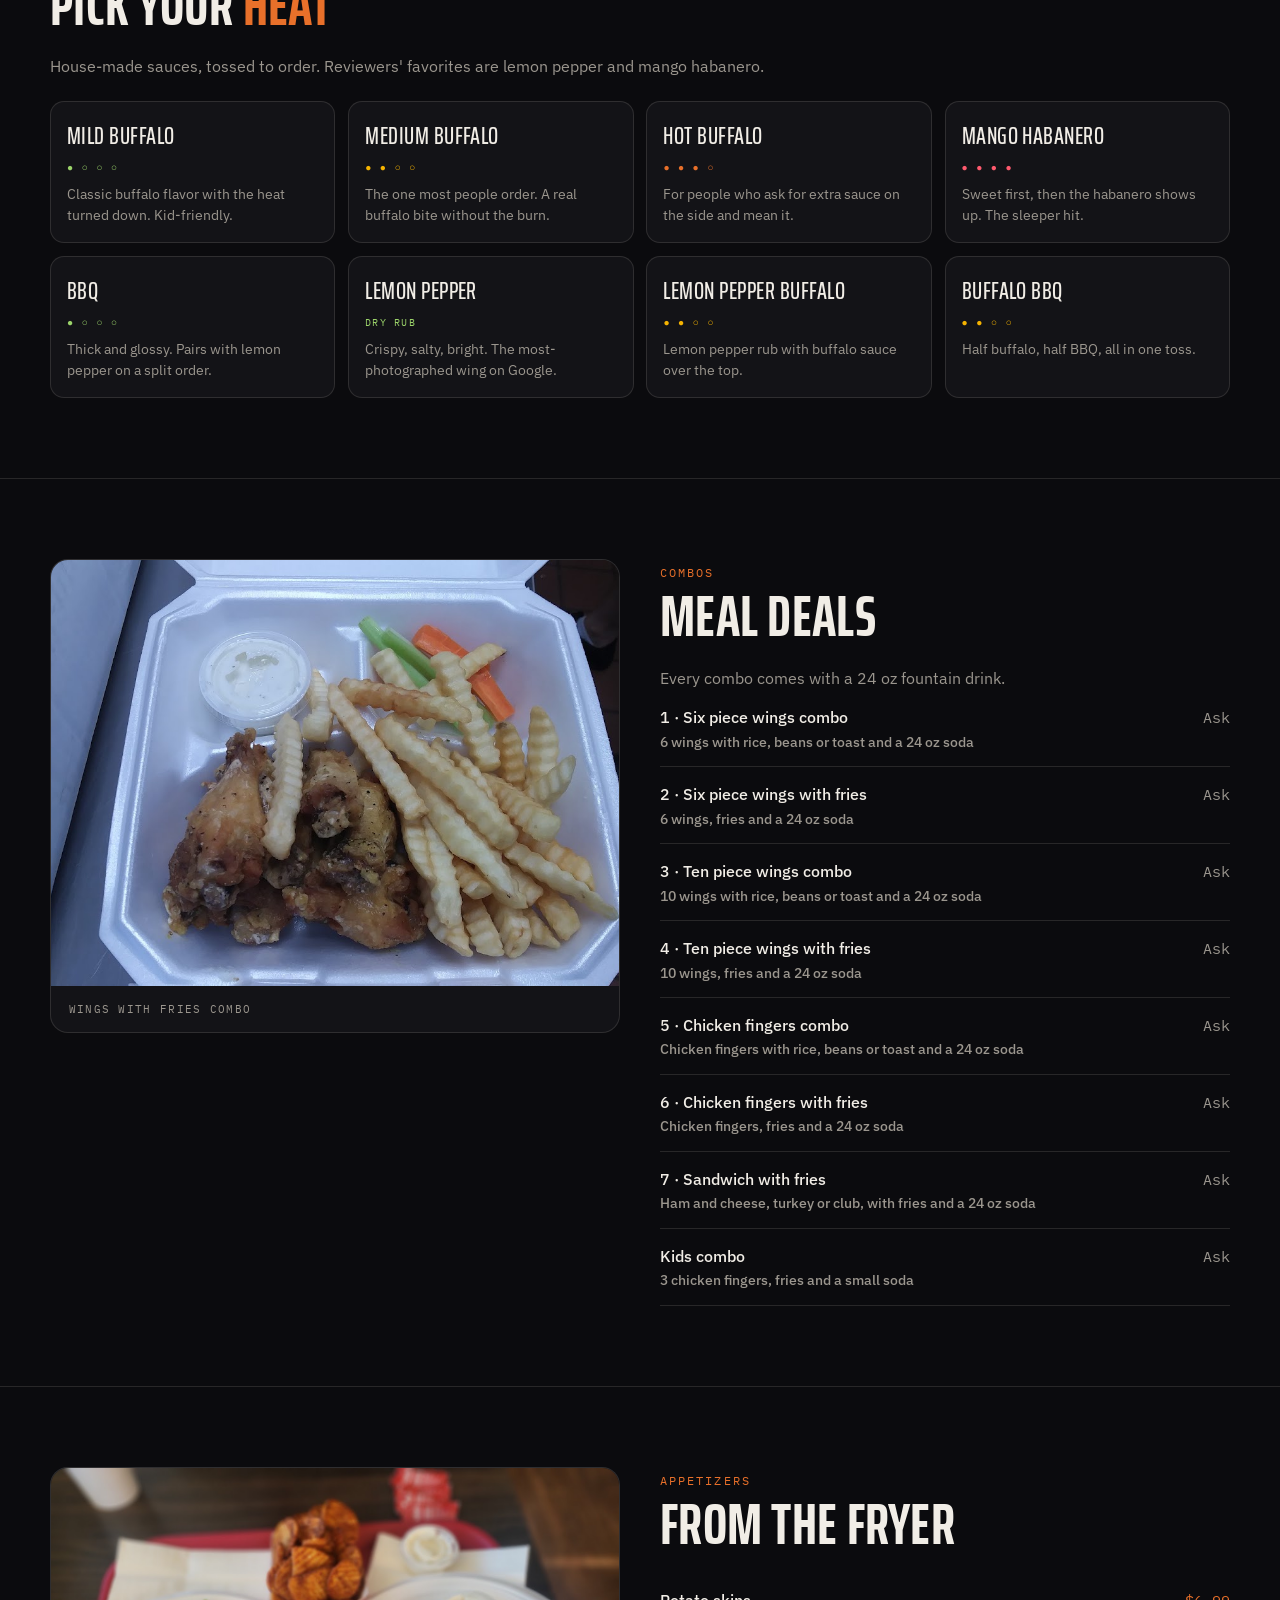
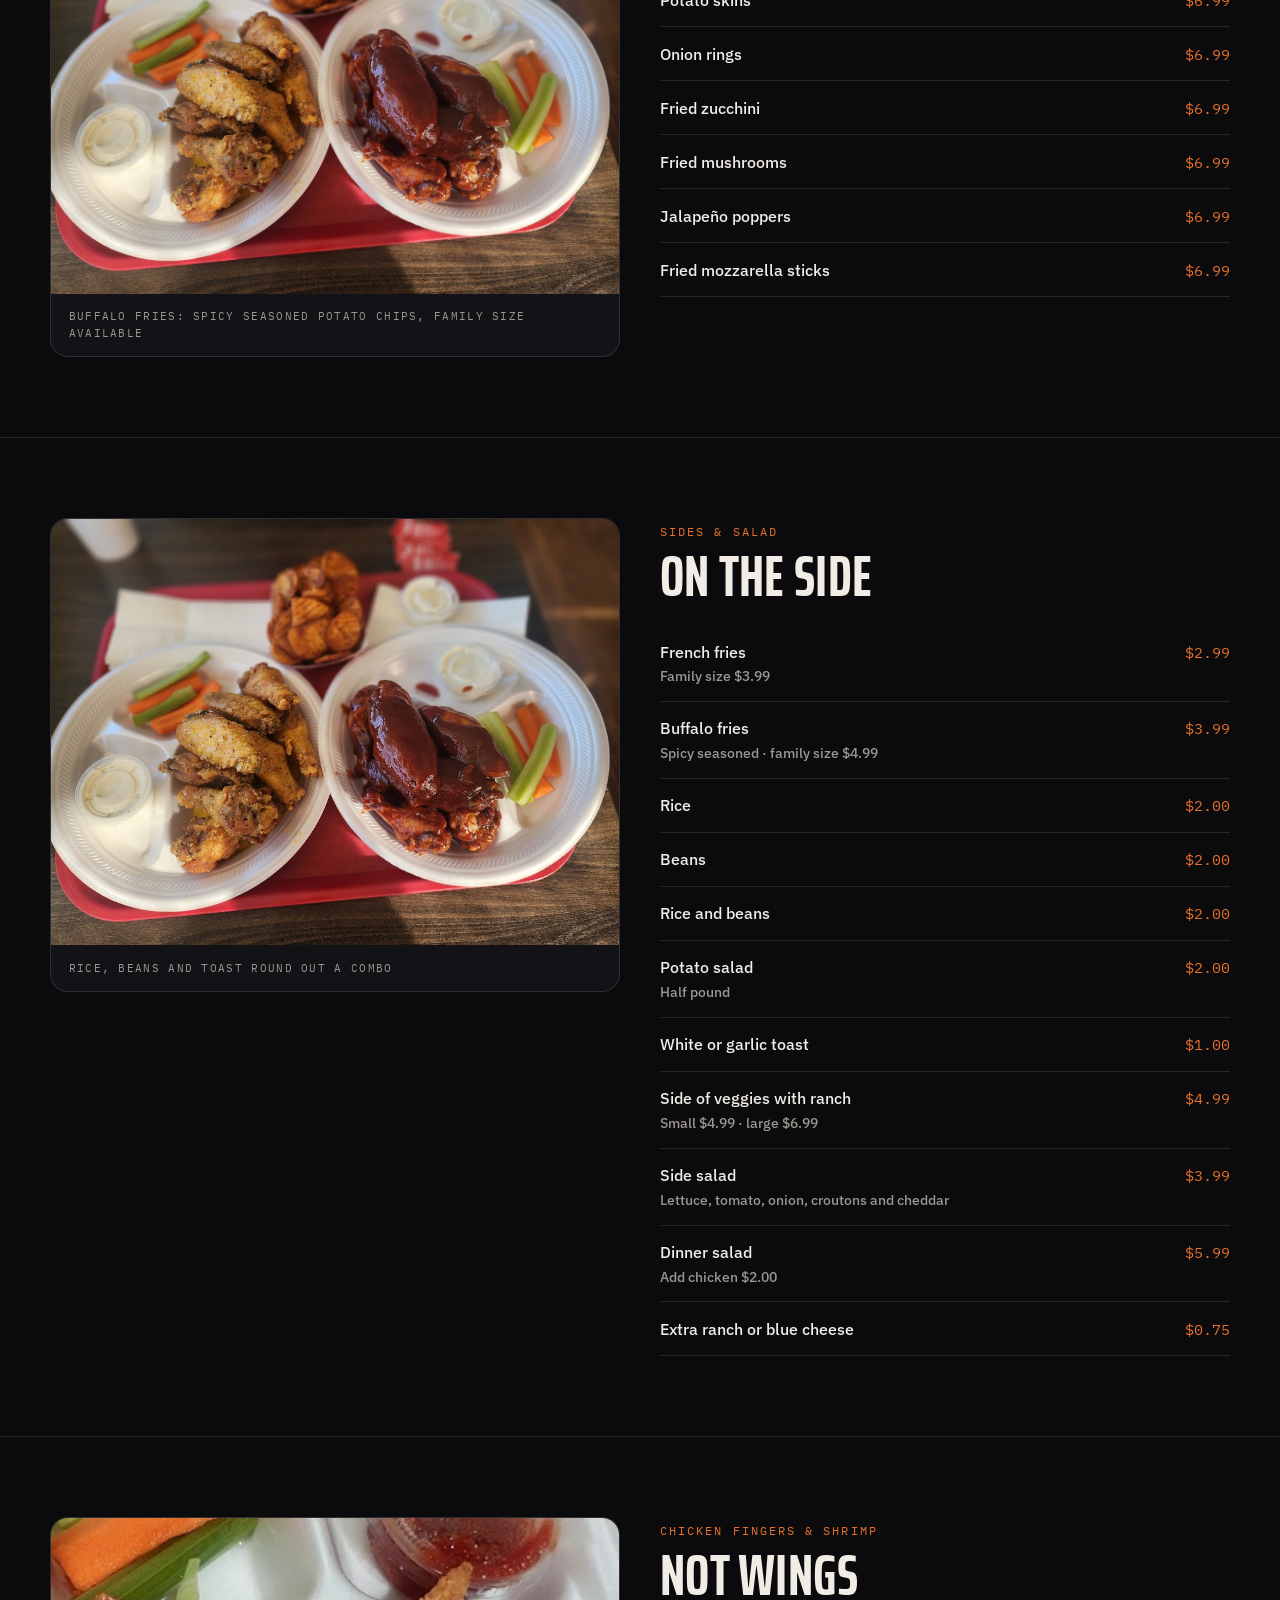
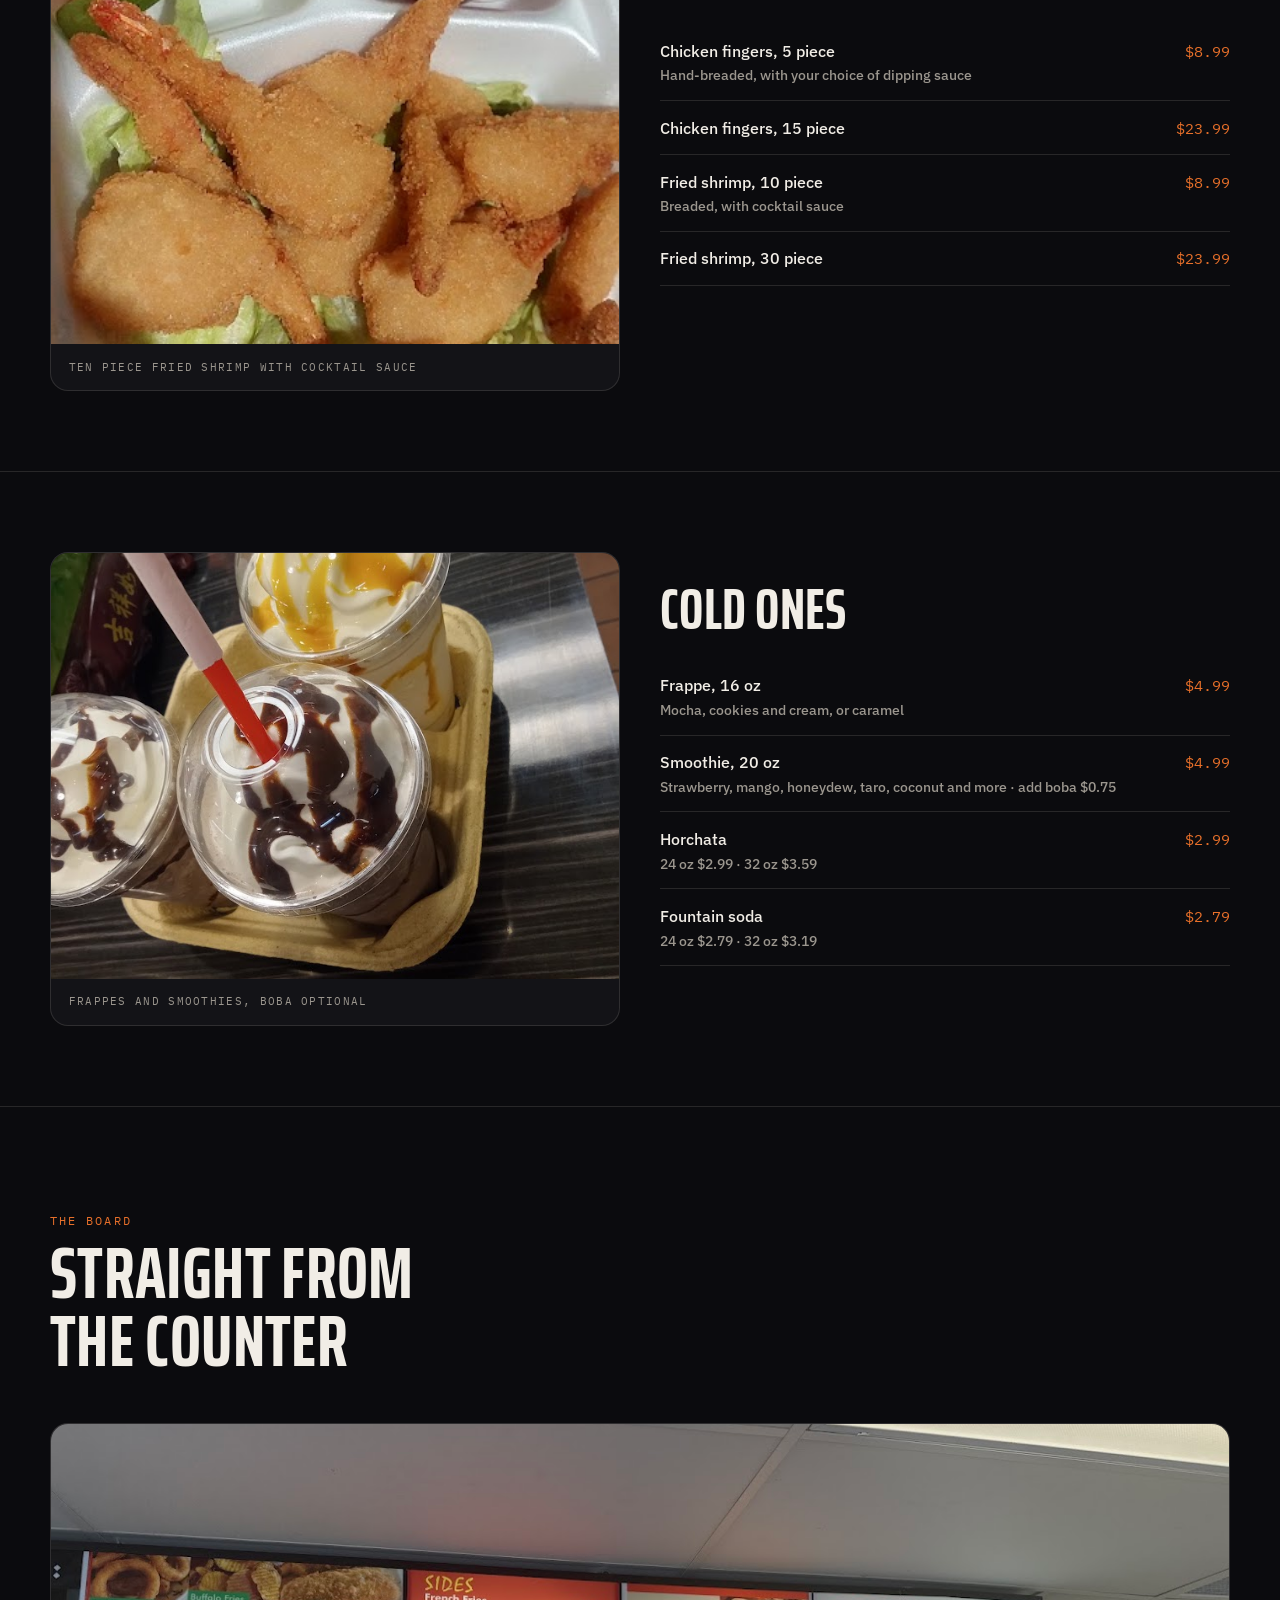
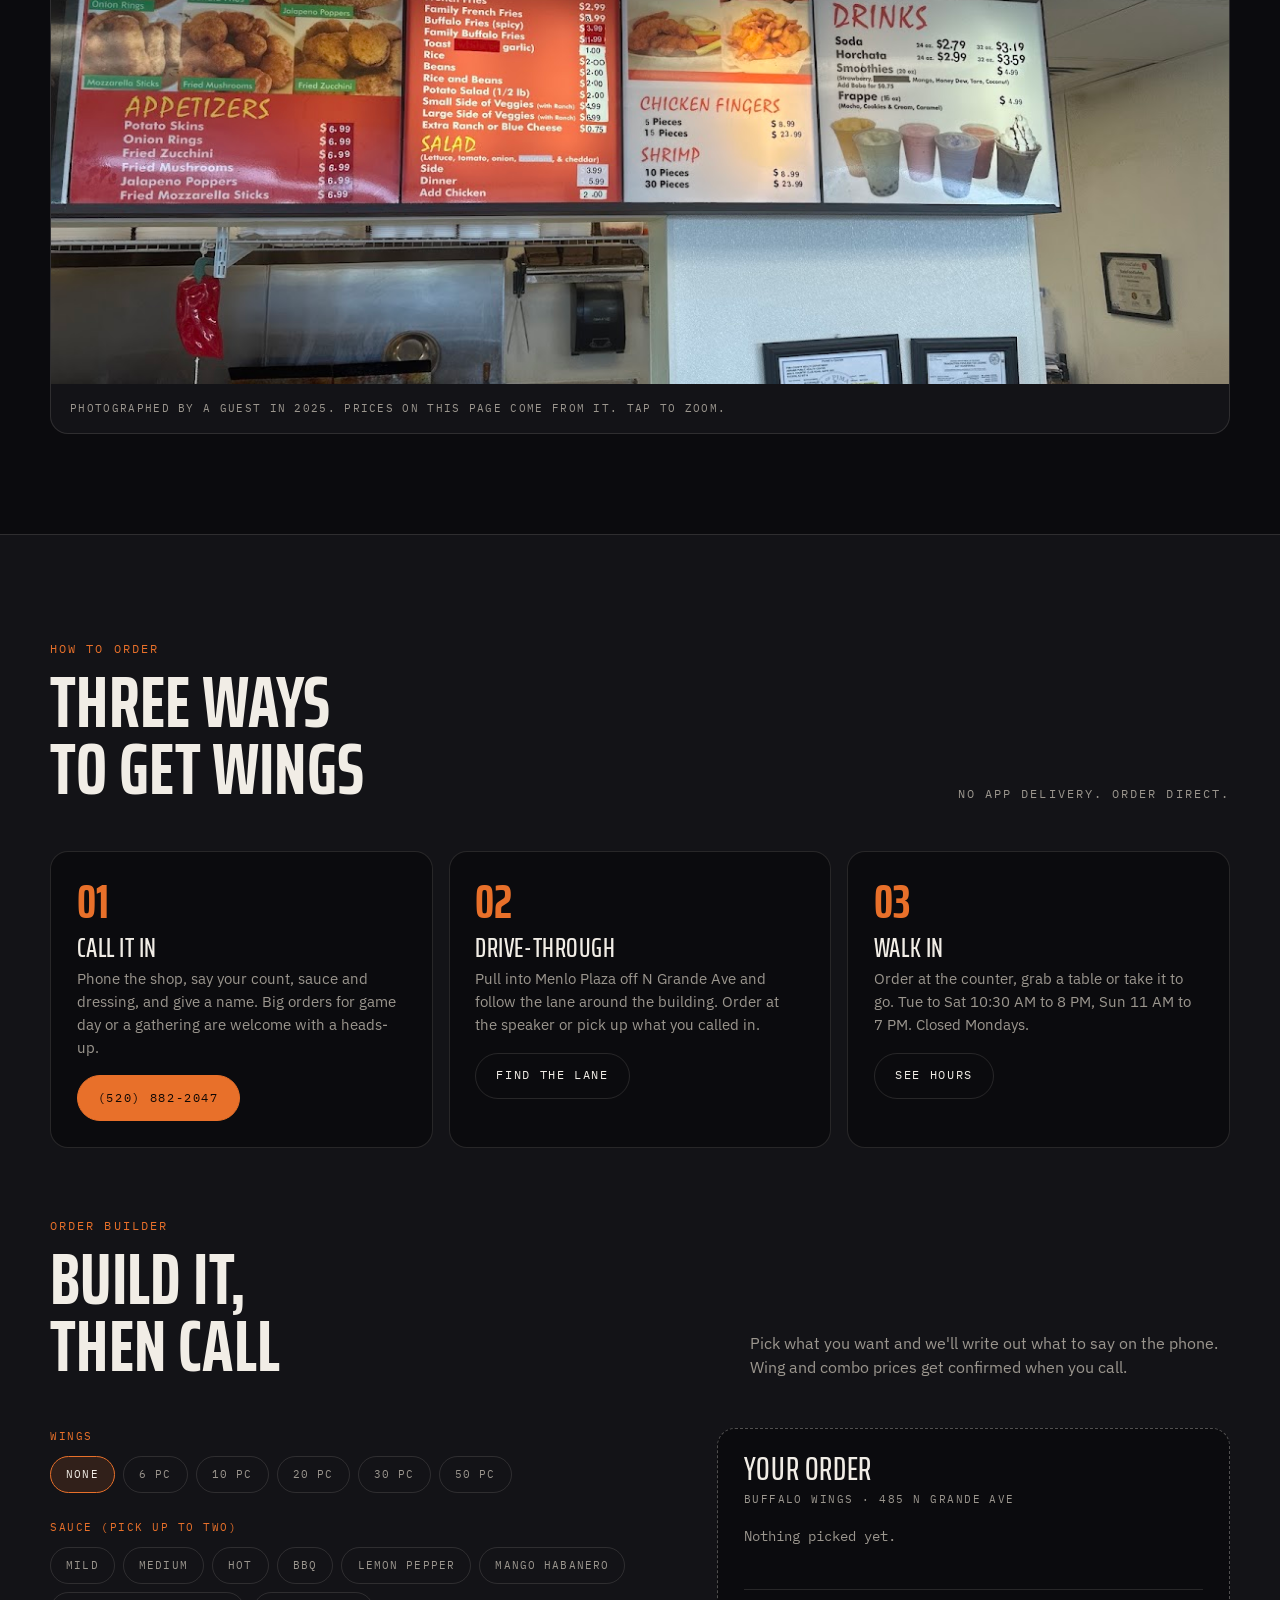
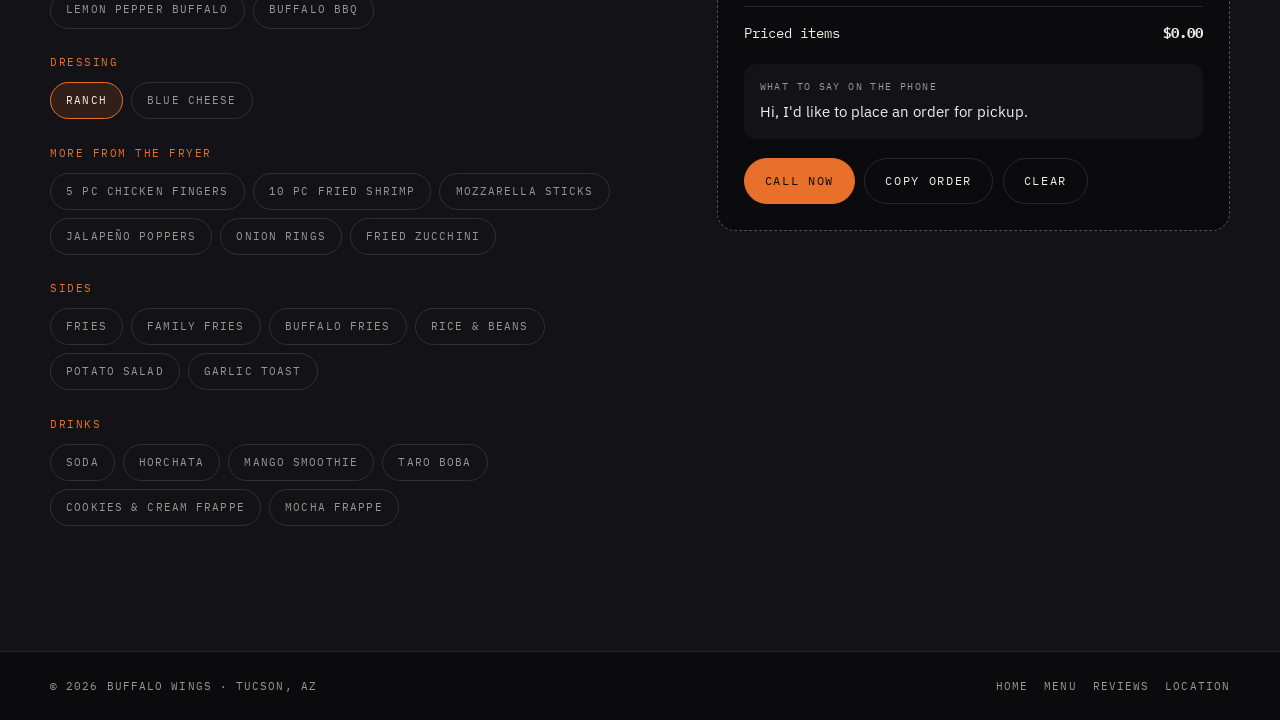
<file: menu.html>
<!doctype html>
<html lang="en">
<head>
<meta charset="utf-8">
<meta name="viewport" content="width=device-width, initial-scale=1">
<title>Menu · Buffalo Wings Tucson</title>
<meta name="description" content="Full menu for Buffalo Wings on N Grande Ave in Tucson: wings by the piece, sauces, appetizers, sides, chicken fingers, fried shrimp, frappes and smoothies, plus how to order.">
<link rel="preconnect" href="https://fonts.googleapis.com">
<link rel="preconnect" href="https://fonts.gstatic.com" crossorigin>
<link href="https://fonts.googleapis.com/css2?family=Saira+Extra+Condensed:wght@500;700&family=IBM+Plex+Sans:wght@400;500;600&family=IBM+Plex+Mono:wght@400&display=swap" rel="stylesheet">
<link rel="stylesheet" href="styles.css">
<style>
/* jump bar */
.jump{position:sticky;top:70px;z-index:20;background:rgba(11,11,14,.85);backdrop-filter:blur(12px);border-block:1px solid var(--line)}
.jump .wrap{display:flex;gap:.4rem;overflow-x:auto;padding:.7rem 0;scrollbar-width:none}
.jump .wrap::-webkit-scrollbar{display:none}
.jump a{flex:none;font-family:var(--mono);font-size:.68rem;letter-spacing:.12em;text-transform:uppercase;padding:.55rem .9rem;border-radius:999px;border:1px solid var(--line);color:var(--muted);transition:all .25s var(--ease)}
.jump a:hover{color:var(--fg);border-color:var(--accent)}

/* menu sections */
.msec{padding:80px 0;border-bottom:1px solid var(--line);scroll-margin-top:130px}
#board,#order{scroll-margin-top:130px}
.msec .grid{display:grid;grid-template-columns:1fr 1fr;gap:2.5rem;align-items:start}
.msec .visual{position:sticky;top:140px;border-radius:18px;overflow:hidden;border:1px solid var(--line);background:var(--bg-2)}
.msec .visual img{width:100%;aspect-ratio:4/3;object-fit:cover}
.msec .visual figcaption{padding:.9rem 1.1rem;font-family:var(--mono);font-size:.68rem;letter-spacing:.12em;text-transform:uppercase;color:var(--muted)}
.msec h2{font-size:clamp(2.2rem,5vw,3.6rem);margin:.4rem 0 1.4rem}
.items{list-style:none}
.items li{display:grid;grid-template-columns:1fr auto;gap:1rem;align-items:baseline;padding:.85rem 0;border-bottom:1px solid var(--line)}
.items li strong{font-weight:500;font-size:1.02rem}
.items li small{display:block;color:var(--muted);font-size:.85rem;margin-top:.15rem}
.items li .price{font-family:var(--mono);font-size:.92rem;color:var(--accent);white-space:nowrap}
.items li .price.soft{color:var(--muted)}
.note{font-size:.9rem;margin:1.2rem 0;padding:.9rem 1.1rem;border-left:2px solid var(--accent);background:var(--bg-2);border-radius:0 10px 10px 0}
.note a{color:var(--accent)}
@media (max-width:860px){.msec .grid{grid-template-columns:1fr}.msec .visual{position:static}}

/* sauces */
.heat{display:grid;grid-template-columns:repeat(4,1fr);gap:.8rem;margin-top:1.4rem}
.heat div{border:1px solid var(--line);border-radius:14px;padding:1rem;background:var(--bg-2)}
.heat b{display:block;font-family:var(--display);font-size:1.5rem;font-weight:500;letter-spacing:.02em;text-transform:uppercase}
.heat i{display:block;font-style:normal;font-family:var(--mono);font-size:.64rem;letter-spacing:.12em;text-transform:uppercase;margin:.3rem 0 .5rem}
.heat .h1 i{color:#9bd36a}.heat .h2 i{color:#f5b301}.heat .h3 i{color:var(--accent)}.heat .h4 i{color:#ff5a6e}
.heat p{font-size:.85rem}
@media (max-width:760px){.heat{grid-template-columns:1fr 1fr}}

/* board */
.board{border:1px solid var(--line);border-radius:18px;overflow:hidden;background:var(--bg-2)}
.board img{width:100%;max-height:560px;object-fit:cover;object-position:center 40%}
.board figcaption{padding:1rem 1.2rem;font-family:var(--mono);font-size:.68rem;letter-spacing:.12em;text-transform:uppercase;color:var(--muted)}

/* how to order */
.order{background:var(--bg-2);border-top:1px solid var(--line)}
.ways{display:grid;grid-template-columns:repeat(3,1fr);gap:1rem;margin-bottom:3rem}
.way{border:1px solid var(--line);border-radius:18px;padding:1.6rem;background:var(--bg)}
.way .n{font-family:var(--display);font-size:3rem;line-height:1;color:var(--accent);font-weight:700}
.way h3{margin:.6rem 0 .5rem;font-size:1.7rem}
.way p{font-size:.92rem}
.way .btn{margin-top1rem;margin-top:1rem}
@media (max-width:860px){.ways{grid-template-columns:1fr}}

.builder{display:grid;grid-template-columns:1.1fr .9fr;gap:2.5rem;align-items:start}
.builder fieldset{border:0;margin-bottom:1.6rem}
.builder legend{font-family:var(--mono);font-size:.68rem;letter-spacing:.14em;text-transform:uppercase;color:var(--accent);margin-bottom:.7rem}
.opts{display:flex;flex-wrap:wrap;gap:.5rem}
.opts label{cursor:pointer}
.opts input{position:absolute;opacity:0;pointer-events:none}
.opts span{display:inline-block;padding:.55rem .95rem;border:1px solid var(--line);border-radius:999px;font-family:var(--mono);font-size:.7rem;letter-spacing:.1em;text-transform:uppercase;color:var(--muted);transition:all .2s var(--ease)}
.opts input:checked + span{color:var(--fg);border-color:var(--accent);background:rgba(232,112,42,.14)}
.opts input:focus-visible + span{outline:2px solid var(--accent);outline-offset:2px}
.ticket{position:sticky;top:140px;border:1px dashed rgba(241,237,230,.3);border-radius:18px;padding:1.6rem;background:var(--bg);font-family:var(--mono)}
.ticket h3{font-family:var(--display);font-size:2rem;margin-bottom:.4rem}
.ticket .sub{font-size:.66rem;letter-spacing:.14em;text-transform:uppercase;color:var(--muted);margin-bottom:1.2rem}
.ticket ol{list-style:none;display:grid;gap:.5rem;font-size:.86rem;min-height:4rem}
.ticket ol li{display:flex;justify-content:space-between;gap:1rem;border-bottom:1px solid var(--line);padding-bottom:.5rem}
.ticket ol li span:last-child{color:var(--accent)}
.ticket .empty{color:var(--muted);font-size:.86rem}
.ticket .total{display:flex;justify-content:space-between;margin-top:1rem;padding-top:1rem;border-top:1px solid var(--line);font-size:.86rem}
.ticket .total b{color:var(--fg)}
.ticket .say{margin-top:1.2rem;padding:1rem;background:var(--bg-2);border-radius:12px;font-family:var(--body);font-size:.92rem;color:var(--fg);line-height:1.5}
.ticket .say small{display:block;font-family:var(--mono);font-size:.62rem;letter-spacing:.14em;text-transform:uppercase;color:var(--muted);margin-bottom:.4rem}
.ticket .actions{display:flex;flex-wrap:wrap;gap:.6rem;margin-top:1.2rem}
@media (max-width:860px){.builder{grid-template-columns:1fr}.ticket{position:static}}
</style>
</head>
<body>

<nav class="nav" id="nav">
  <div class="wrap">
    <a class="brand" href="index.html">Buffalo <span>Wings</span></a>
    <ul>
      <li><a href="index.html">Home</a></li>
      <li><a href="menu.html">Menu</a></li>
      <li><a href="reviews.html">Reviews</a></li>
      <li><a href="location.html">Location</a></li>
    </ul>
    <a class="btn cta" href="tel:+15208822047">Call to order</a>
    <button class="menu-btn" aria-label="Open navigation" aria-expanded="false"><i></i></button>
  </div>
</nav>

<header class="page-head">
  <div class="art"><img src="img/photo02.jpg" alt="Lemon pepper and BBQ wings with buffalo fries on a red tray"></div>
  <div class="wrap">
    <span class="eyebrow">Menu · Buffalo Wings, Tucson</span>
    <h1>What's on<br>the <em>board</em></h1>
    <p>Wings by the piece, fried to order and tossed in the sauce you pick. Fried shrimp, chicken fingers, a full line of fried appetizers, and frappes and boba smoothies to wash it down.</p>
    <div class="actions">
      <a class="btn primary" href="#order">How to order</a>
      <a class="btn" href="tel:+15208822047">(520) 882-2047</a>
    </div>
  </div>
</header>

<div class="jump">
  <div class="wrap">
    <a href="#wings">Wings</a><a href="#sauces">Sauces</a><a href="#combos">Combos</a><a href="#apps">Appetizers</a><a href="#sides">Sides &amp; salad</a><a href="#fingers">Fingers &amp; shrimp</a><a href="#drinks">Drinks</a><a href="#board">The board</a><a href="#order">How to order</a>
  </div>
</div>

<section class="msec" id="wings">
  <div class="wrap grid">
    <figure class="visual zoomable" data-reveal><img src="img/photo06.jpg" alt="Tray of crispy wings with cups of buffalo sauce, ranch, carrots and celery" loading="lazy"><figcaption>Every order comes with ranch or blue cheese and veggies</figcaption></figure>
    <div>
      <span class="eyebrow" data-reveal>Wings</span>
      <h2 data-reveal>By the piece</h2>
      <p data-reveal>Pick a count, pick a sauce, pick your dressing. Mixing sauces across a big order is fine, just say so when you order.</p>
      <div class="note" data-reveal>Wing prices move with the market, so the board at the counter is the final word. Call <a href="tel:+15208822047">(520) 882-2047</a> for today's price.</div>
      <ul class="items" data-reveal>
        <li><strong>6 piece wings<small>Enough for one, with dressing and veggies</small></strong><span class="price soft">Ask</span></li>
        <li><strong>10 piece wings</strong><span class="price soft">Ask</span></li>
        <li><strong>20 piece wings<small>Two sauces welcome</small></strong><span class="price soft">Ask</span></li>
        <li><strong>30 piece wings</strong><span class="price soft">Ask</span></li>
        <li><strong>40 · 50 · 60 · 70 piece wings<small>Game day, parties and gatherings. Call ahead for the big ones.</small></strong><span class="price soft">Ask</span></li>
      </ul>
    </div>
  </div>
</section>

<section class="msec" id="sauces">
  <div class="wrap">
    <span class="eyebrow" data-reveal>Sauces</span>
    <h2 data-reveal>Pick your <em>heat</em></h2>
    <p data-reveal>House-made sauces, tossed to order. Reviewers' favorites are lemon pepper and mango habanero.</p>
    <div class="heat" data-reveal>
      <div class="h1"><b>Mild buffalo</b><i>● ○ ○ ○</i><p>Classic buffalo flavor with the heat turned down. Kid-friendly.</p></div>
      <div class="h2"><b>Medium buffalo</b><i>● ● ○ ○</i><p>The one most people order. A real buffalo bite without the burn.</p></div>
      <div class="h3"><b>Hot buffalo</b><i>● ● ● ○</i><p>For people who ask for extra sauce on the side and mean it.</p></div>
      <div class="h4"><b>Mango habanero</b><i>● ● ● ●</i><p>Sweet first, then the habanero shows up. The sleeper hit.</p></div>
      <div class="h1"><b>BBQ</b><i>● ○ ○ ○</i><p>Thick and glossy. Pairs with lemon pepper on a split order.</p></div>
      <div class="h1"><b>Lemon pepper</b><i>Dry rub</i><p>Crispy, salty, bright. The most-photographed wing on Google.</p></div>
      <div class="h2"><b>Lemon pepper buffalo</b><i>● ● ○ ○</i><p>Lemon pepper rub with buffalo sauce over the top.</p></div>
      <div class="h2"><b>Buffalo BBQ</b><i>● ● ○ ○</i><p>Half buffalo, half BBQ, all in one toss.</p></div>
    </div>
  </div>
</section>

<section class="msec" id="combos">
  <div class="wrap grid">
    <figure class="visual zoomable" data-reveal><img src="img/photo07.jpg" alt="Wings and crinkle-cut fries in a take-out box with ranch" loading="lazy"><figcaption>Wings with fries combo</figcaption></figure>
    <div>
      <span class="eyebrow" data-reveal>Combos</span>
      <h2 data-reveal>Meal deals</h2>
      <p data-reveal>Every combo comes with a 24 oz fountain drink.</p>
      <ul class="items" data-reveal>
        <li><strong>1 · Six piece wings combo<small>6 wings with rice, beans or toast and a 24 oz soda</small></strong><span class="price soft">Ask</span></li>
        <li><strong>2 · Six piece wings with fries<small>6 wings, fries and a 24 oz soda</small></strong><span class="price soft">Ask</span></li>
        <li><strong>3 · Ten piece wings combo<small>10 wings with rice, beans or toast and a 24 oz soda</small></strong><span class="price soft">Ask</span></li>
        <li><strong>4 · Ten piece wings with fries<small>10 wings, fries and a 24 oz soda</small></strong><span class="price soft">Ask</span></li>
        <li><strong>5 · Chicken fingers combo<small>Chicken fingers with rice, beans or toast and a 24 oz soda</small></strong><span class="price soft">Ask</span></li>
        <li><strong>6 · Chicken fingers with fries<small>Chicken fingers, fries and a 24 oz soda</small></strong><span class="price soft">Ask</span></li>
        <li><strong>7 · Sandwich with fries<small>Ham and cheese, turkey or club, with fries and a 24 oz soda</small></strong><span class="price soft">Ask</span></li>
        <li><strong>Kids combo<small>3 chicken fingers, fries and a small soda</small></strong><span class="price soft">Ask</span></li>
      </ul>
    </div>
  </div>
</section>

<section class="msec" id="apps">
  <div class="wrap grid">
    <figure class="visual zoomable" data-reveal><img src="img/photo02.jpg" alt="Buffalo fries beside lemon pepper and BBQ wings" loading="lazy"><figcaption>Buffalo fries: spicy seasoned potato chips, family size available</figcaption></figure>
    <div>
      <span class="eyebrow" data-reveal>Appetizers</span>
      <h2 data-reveal>From the fryer</h2>
      <ul class="items" data-reveal>
        <li><strong>Potato skins</strong><span class="price">$6.99</span></li>
        <li><strong>Onion rings</strong><span class="price">$6.99</span></li>
        <li><strong>Fried zucchini</strong><span class="price">$6.99</span></li>
        <li><strong>Fried mushrooms</strong><span class="price">$6.99</span></li>
        <li><strong>Jalapeño poppers</strong><span class="price">$6.99</span></li>
        <li><strong>Fried mozzarella sticks</strong><span class="price">$6.99</span></li>
      </ul>
    </div>
  </div>
</section>

<section class="msec" id="sides">
  <div class="wrap grid">
    <figure class="visual zoomable" data-reveal><img src="img/reviews/jr1.jpg" alt="Wings with sides from a dine-in lunch" loading="lazy"><figcaption>Rice, beans and toast round out a combo</figcaption></figure>
    <div>
      <span class="eyebrow" data-reveal>Sides &amp; salad</span>
      <h2 data-reveal>On the side</h2>
      <ul class="items" data-reveal>
        <li><strong>French fries<small>Family size $3.99</small></strong><span class="price">$2.99</span></li>
        <li><strong>Buffalo fries<small>Spicy seasoned · family size $4.99</small></strong><span class="price">$3.99</span></li>
        <li><strong>Rice</strong><span class="price">$2.00</span></li>
        <li><strong>Beans</strong><span class="price">$2.00</span></li>
        <li><strong>Rice and beans</strong><span class="price">$2.00</span></li>
        <li><strong>Potato salad<small>Half pound</small></strong><span class="price">$2.00</span></li>
        <li><strong>White or garlic toast</strong><span class="price">$1.00</span></li>
        <li><strong>Side of veggies with ranch<small>Small $4.99 · large $6.99</small></strong><span class="price">$4.99</span></li>
        <li><strong>Side salad<small>Lettuce, tomato, onion, croutons and cheddar</small></strong><span class="price">$3.99</span></li>
        <li><strong>Dinner salad<small>Add chicken $2.00</small></strong><span class="price">$5.99</span></li>
        <li><strong>Extra ranch or blue cheese</strong><span class="price">$0.75</span></li>
      </ul>
    </div>
  </div>
</section>

<section class="msec" id="fingers">
  <div class="wrap grid">
    <figure class="visual zoomable" data-reveal><img src="img/photo09.jpg" alt="Fried shrimp over lettuce with cocktail sauce" loading="lazy"><figcaption>Ten piece fried shrimp with cocktail sauce</figcaption></figure>
    <div>
      <span class="eyebrow" data-reveal>Chicken fingers &amp; shrimp</span>
      <h2 data-reveal>Not wings</h2>
      <ul class="items" data-reveal>
        <li><strong>Chicken fingers, 5 piece<small>Hand-breaded, with your choice of dipping sauce</small></strong><span class="price">$8.99</span></li>
        <li><strong>Chicken fingers, 15 piece</strong><span class="price">$23.99</span></li>
        <li><strong>Fried shrimp, 10 piece<small>Breaded, with cocktail sauce</small></strong><span class="price">$8.99</span></li>
        <li><strong>Fried shrimp, 30 piece</strong><span class="price">$23.99</span></li>
      </ul>
    </div>
  </div>
</section>

<section class="msec" id="drinks">
  <div class="wrap grid">
    <figure class="visual zoomable" data-reveal><img src="img/photo05.jpg" alt="Mango and mocha frappes with whipped cream" loading="lazy"><figcaption>Frappes and smoothies, boba optional</figcaption></figure>
    <div>
      <span class="eyebrow" data-reveal>Drinks</span>
      <h2 data-reveal>Cold ones</h2>
      <ul class="items" data-reveal>
        <li><strong>Frappe, 16 oz<small>Mocha, cookies and cream, or caramel</small></strong><span class="price">$4.99</span></li>
        <li><strong>Smoothie, 20 oz<small>Strawberry, mango, honeydew, taro, coconut and more · add boba $0.75</small></strong><span class="price">$4.99</span></li>
        <li><strong>Horchata<small>24 oz $2.99 · 32 oz $3.59</small></strong><span class="price">$2.99</span></li>
        <li><strong>Fountain soda<small>24 oz $2.79 · 32 oz $3.19</small></strong><span class="price">$2.79</span></li>
      </ul>
    </div>
  </div>
</section>

<section id="board">
  <div class="wrap">
    <div class="head">
      <div><span class="eyebrow" data-reveal>The board</span><h2 data-reveal>Straight from<br>the counter</h2></div>
    </div>
    <figure class="board zoomable" data-reveal>
      <img src="img/photo03.jpg" alt="The menu board above the counter at Buffalo Wings" loading="lazy">
      <figcaption>Photographed by a guest in 2025. Prices on this page come from it. Tap to zoom.</figcaption>
    </figure>
  </div>
</section>

<section class="order" id="order">
  <div class="wrap">
    <div class="head">
      <div><span class="eyebrow" data-reveal>How to order</span><h2 data-reveal>Three ways<br>to get wings</h2></div>
      <span class="eyebrow" data-reveal style="color:var(--muted)">No app delivery. Order direct.</span>
    </div>
    <div class="ways">
      <div class="way" data-reveal>
        <span class="n">01</span>
        <h3>Call it in</h3>
        <p>Phone the shop, say your count, sauce and dressing, and give a name. Big orders for game day or a gathering are welcome with a heads-up.</p>
        <a class="btn primary" href="tel:+15208822047">(520) 882-2047</a>
      </div>
      <div class="way" data-reveal>
        <span class="n">02</span>
        <h3>Drive-through</h3>
        <p>Pull into Menlo Plaza off N Grande Ave and follow the lane around the building. Order at the speaker or pick up what you called in.</p>
        <a class="btn" href="location.html">Find the lane</a>
      </div>
      <div class="way" data-reveal>
        <span class="n">03</span>
        <h3>Walk in</h3>
        <p>Order at the counter, grab a table or take it to go. Tue to Sat 10:30 AM to 8 PM, Sun 11 AM to 7 PM. Closed Mondays.</p>
        <a class="btn" href="location.html#hours">See hours</a>
      </div>
    </div>

    <div class="head" style="margin-top:4rem">
      <div><span class="eyebrow" data-reveal>Order builder</span><h2 data-reveal>Build it,<br>then call</h2></div>
      <p data-reveal style="max-width:30rem">Pick what you want and we'll write out what to say on the phone. Wing and combo prices get confirmed when you call.</p>
    </div>

    <form class="builder" id="builder" data-reveal onsubmit="return false">
      <div>
        <fieldset>
          <legend>Wings</legend>
          <div class="opts" data-group="wings">
            <label><input type="radio" name="wings" value="0" checked><span>None</span></label>
            <label><input type="radio" name="wings" value="6"><span>6 pc</span></label>
            <label><input type="radio" name="wings" value="10"><span>10 pc</span></label>
            <label><input type="radio" name="wings" value="20"><span>20 pc</span></label>
            <label><input type="radio" name="wings" value="30"><span>30 pc</span></label>
            <label><input type="radio" name="wings" value="50"><span>50 pc</span></label>
          </div>
        </fieldset>
        <fieldset>
          <legend>Sauce (pick up to two)</legend>
          <div class="opts" data-group="sauce">
            <label><input type="checkbox" name="sauce" value="mild buffalo"><span>Mild</span></label>
            <label><input type="checkbox" name="sauce" value="medium buffalo"><span>Medium</span></label>
            <label><input type="checkbox" name="sauce" value="hot buffalo"><span>Hot</span></label>
            <label><input type="checkbox" name="sauce" value="BBQ"><span>BBQ</span></label>
            <label><input type="checkbox" name="sauce" value="lemon pepper"><span>Lemon pepper</span></label>
            <label><input type="checkbox" name="sauce" value="mango habanero"><span>Mango habanero</span></label>
            <label><input type="checkbox" name="sauce" value="lemon pepper buffalo"><span>Lemon pepper buffalo</span></label>
            <label><input type="checkbox" name="sauce" value="buffalo BBQ"><span>Buffalo BBQ</span></label>
          </div>
        </fieldset>
        <fieldset>
          <legend>Dressing</legend>
          <div class="opts">
            <label><input type="radio" name="dress" value="ranch" checked><span>Ranch</span></label>
            <label><input type="radio" name="dress" value="blue cheese"><span>Blue cheese</span></label>
          </div>
        </fieldset>
        <fieldset>
          <legend>More from the fryer</legend>
          <div class="opts" data-group="extras">
            <label><input type="checkbox" name="extra" value="5 pc chicken fingers" data-price="8.99"><span>5 pc chicken fingers</span></label>
            <label><input type="checkbox" name="extra" value="10 pc fried shrimp" data-price="8.99"><span>10 pc fried shrimp</span></label>
            <label><input type="checkbox" name="extra" value="mozzarella sticks" data-price="6.99"><span>Mozzarella sticks</span></label>
            <label><input type="checkbox" name="extra" value="jalapeño poppers" data-price="6.99"><span>Jalapeño poppers</span></label>
            <label><input type="checkbox" name="extra" value="onion rings" data-price="6.99"><span>Onion rings</span></label>
            <label><input type="checkbox" name="extra" value="fried zucchini" data-price="6.99"><span>Fried zucchini</span></label>
          </div>
        </fieldset>
        <fieldset>
          <legend>Sides</legend>
          <div class="opts" data-group="sides">
            <label><input type="checkbox" name="extra" value="french fries" data-price="2.99"><span>Fries</span></label>
            <label><input type="checkbox" name="extra" value="family fries" data-price="3.99"><span>Family fries</span></label>
            <label><input type="checkbox" name="extra" value="buffalo fries" data-price="3.99"><span>Buffalo fries</span></label>
            <label><input type="checkbox" name="extra" value="rice and beans" data-price="2.00"><span>Rice &amp; beans</span></label>
            <label><input type="checkbox" name="extra" value="potato salad" data-price="2.00"><span>Potato salad</span></label>
            <label><input type="checkbox" name="extra" value="garlic toast" data-price="1.00"><span>Garlic toast</span></label>
          </div>
        </fieldset>
        <fieldset>
          <legend>Drinks</legend>
          <div class="opts" data-group="drinks">
            <label><input type="checkbox" name="extra" value="24 oz soda" data-price="2.79"><span>Soda</span></label>
            <label><input type="checkbox" name="extra" value="24 oz horchata" data-price="2.99"><span>Horchata</span></label>
            <label><input type="checkbox" name="extra" value="mango smoothie" data-price="4.99"><span>Mango smoothie</span></label>
            <label><input type="checkbox" name="extra" value="taro smoothie with boba" data-price="5.74"><span>Taro boba</span></label>
            <label><input type="checkbox" name="extra" value="cookies and cream frappe" data-price="4.99"><span>Cookies &amp; cream frappe</span></label>
            <label><input type="checkbox" name="extra" value="mocha frappe" data-price="4.99"><span>Mocha frappe</span></label>
          </div>
        </fieldset>
      </div>

      <aside class="ticket" aria-live="polite">
        <h3>Your order</h3>
        <div class="sub">Buffalo Wings · 485 N Grande Ave</div>
        <ol id="ticketList"><li class="empty">Nothing picked yet.</li></ol>
        <div class="total"><span>Priced items</span><b id="ticketTotal">$0.00</b></div>
        <div class="say"><small>What to say on the phone</small><span id="ticketSay">Hi, I'd like to place an order for pickup.</span></div>
        <div class="actions">
          <a class="btn primary" href="tel:+15208822047">Call now</a>
          <button class="btn" type="button" id="copyOrder">Copy order</button>
          <button class="btn" type="button" id="resetOrder">Clear</button>
        </div>
      </aside>
    </form>
  </div>
</section>

<footer>
  <div class="wrap">
    <span>© <span class="yr"></span> Buffalo Wings · Tucson, AZ</span>
    <nav><a href="index.html">Home</a><a href="menu.html">Menu</a><a href="reviews.html">Reviews</a><a href="location.html">Location</a></nav>
  </div>
</footer>

<div class="lb" id="lb" aria-hidden="true"><img alt=""></div>

<script src="main.js"></script>
<script>
(() => {
  const form = document.getElementById('builder');
  const list = document.getElementById('ticketList'), total = document.getElementById('ticketTotal'), say = document.getElementById('ticketSay');
  const sauceBoxes = [...form.querySelectorAll('input[name="sauce"]')];

  sauceBoxes.forEach(b => b.addEventListener('change', () => {
    const on = sauceBoxes.filter(x => x.checked);
    if (on.length > 2) { b.checked = false; }
  }));

  function render() {
    const wings = +form.wings.value;
    const sauces = sauceBoxes.filter(x => x.checked).map(x => x.value);
    const dress = form.dress.value;
    const extras = [...form.querySelectorAll('input[name="extra"]:checked')];
    const lines = []; let sum = 0;
    if (wings) {
      const s = sauces.length ? ' · ' + sauces.join(' + ') : '';
      lines.push([wings + ' pc wings' + s + ' · ' + dress, 'ask']);
    }
    extras.forEach(x => { lines.push([x.value, '$' + (+x.dataset.price).toFixed(2)]); sum += +x.dataset.price; });

    list.innerHTML = lines.length ? lines.map(l => '<li><span>' + l[0] + '</span><span>' + l[1] + '</span></li>').join('') : '<li class="empty">Nothing picked yet.</li>';
    total.textContent = '$' + sum.toFixed(2) + (wings ? ' + wings' : '');

    const parts = [];
    if (wings) parts.push(wings + ' piece wings' + (sauces.length ? ' in ' + sauces.join(' and ') : '') + ' with ' + dress);
    extras.forEach(x => parts.push(x.value));
    const spoken = parts.length ? parts.slice(0, -1).join(', ') + (parts.length > 1 ? ', and ' : '') + parts[parts.length - 1] : '';
    say.textContent = spoken ? "Hi, I'd like to place an order for pickup: " + spoken + '. What will the total be?' : "Hi, I'd like to place an order for pickup.";
  }
  form.addEventListener('change', render); render();

  document.getElementById('copyOrder').addEventListener('click', async e => {
    try { await navigator.clipboard.writeText(say.textContent); e.target.textContent = 'Copied'; setTimeout(() => e.target.textContent = 'Copy order', 1500); }
    catch { e.target.textContent = 'Select & copy'; }
  });
  document.getElementById('resetOrder').addEventListener('click', () => { form.reset(); render(); });
})();
</script>
</body>
</html>
</file>
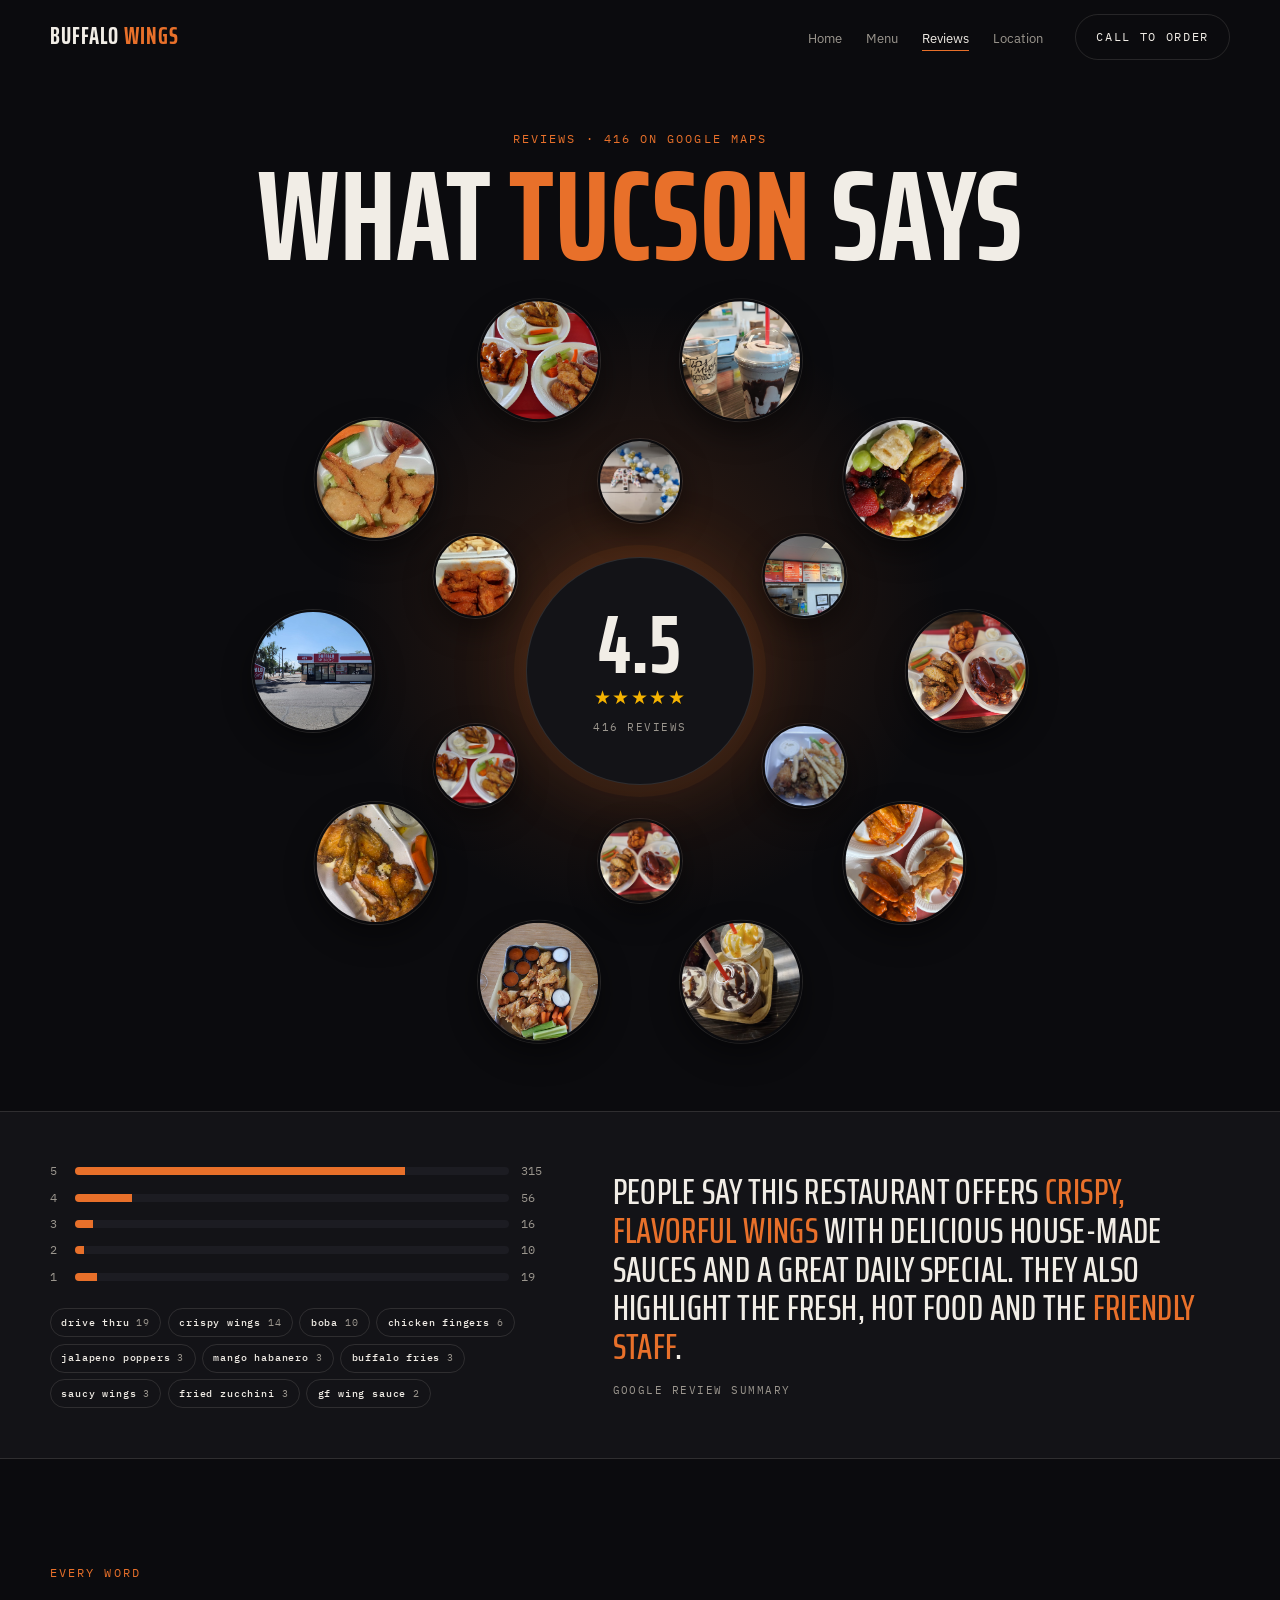
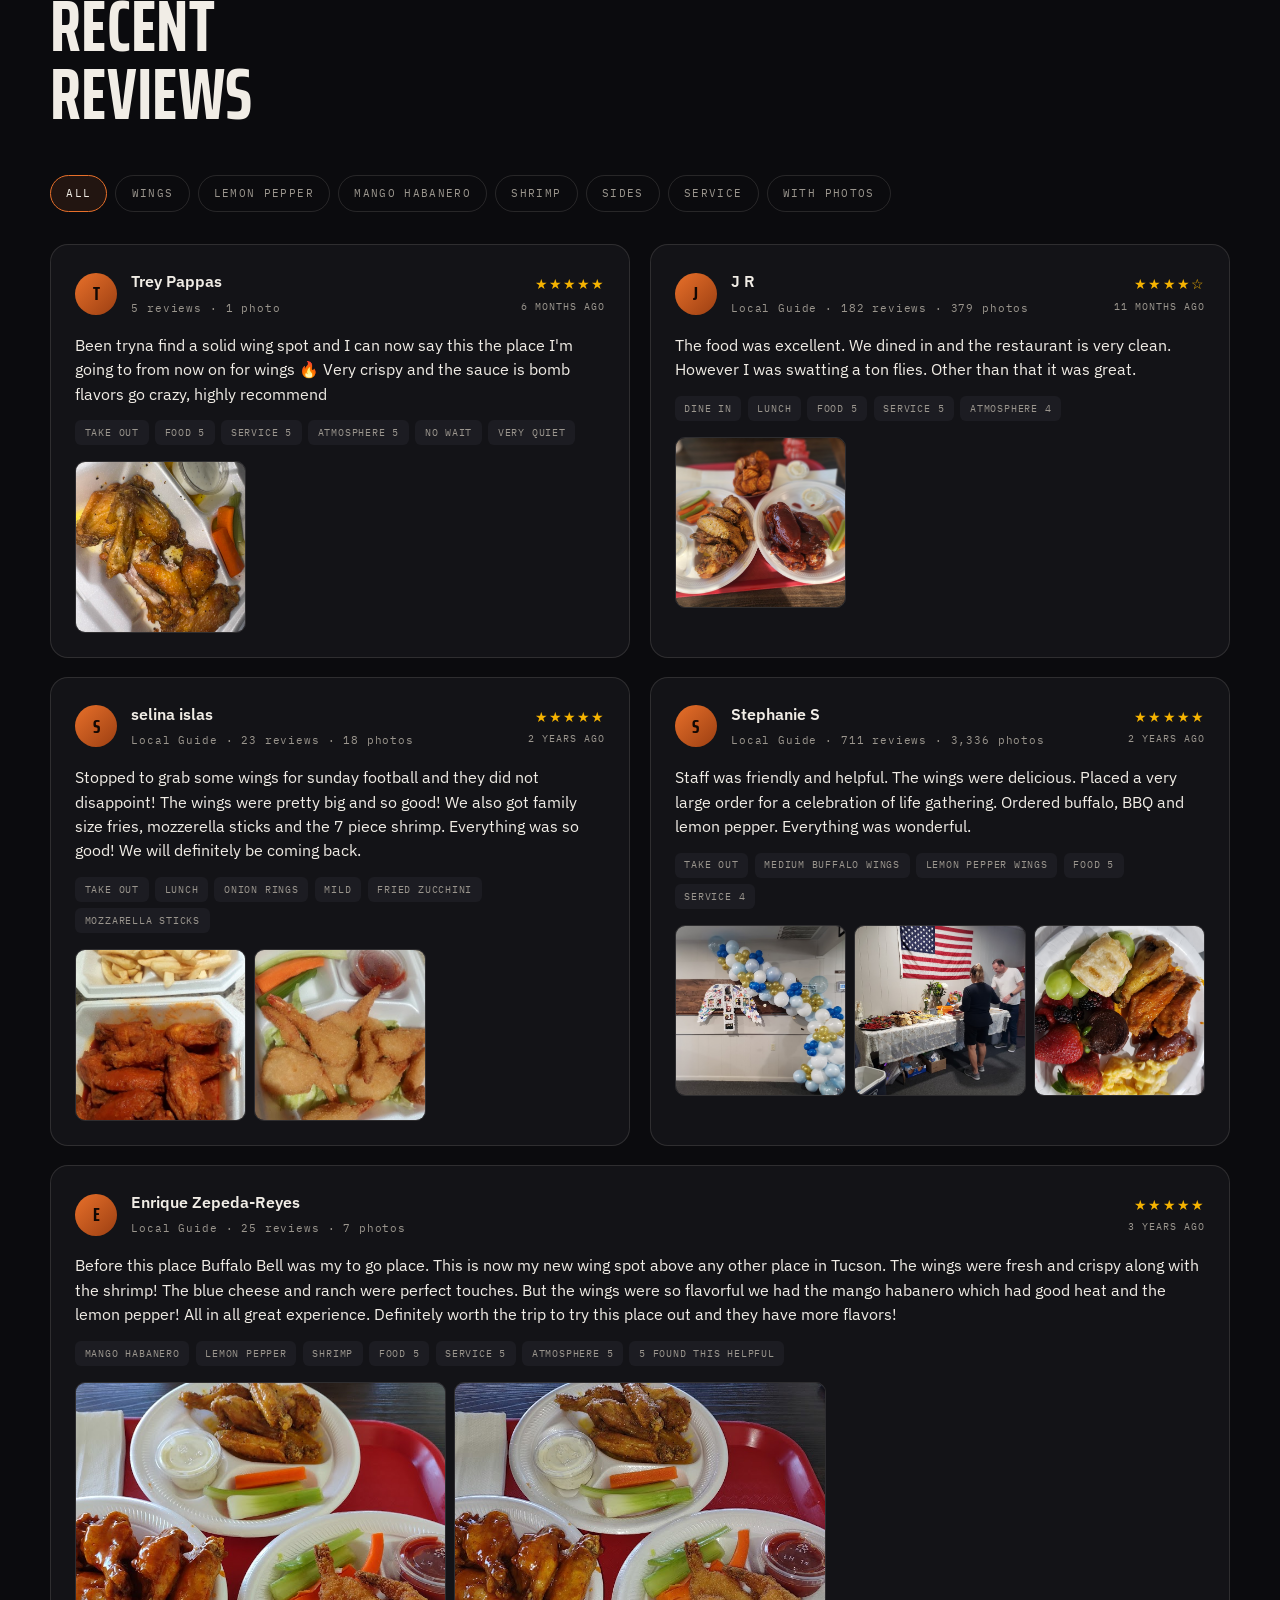
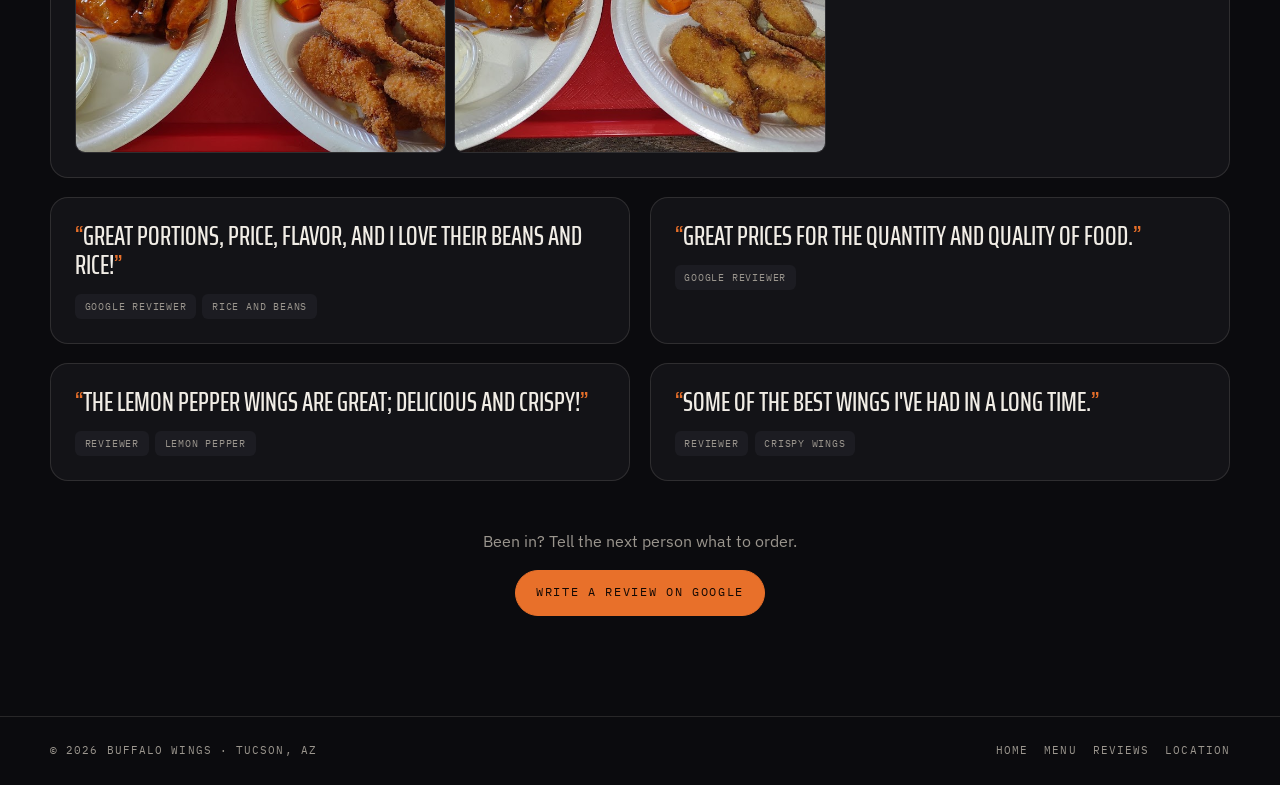
<file: reviews.html>
<!doctype html>
<html lang="en">
<head>
<meta charset="utf-8">
<meta name="viewport" content="width=device-width, initial-scale=1">
<title>Reviews · Buffalo Wings Tucson</title>
<meta name="description" content="What Tucson says about Buffalo Wings on N Grande Ave: 4.5 stars from 416 Google reviews, guest photos, and the full text of recent reviews.">
<link rel="preconnect" href="https://fonts.googleapis.com">
<link rel="preconnect" href="https://fonts.gstatic.com" crossorigin>
<link href="https://fonts.googleapis.com/css2?family=Saira+Extra+Condensed:wght@500;700&family=IBM+Plex+Sans:wght@400;500;600&family=IBM+Plex+Mono:wght@400&display=swap" rel="stylesheet">
<link rel="stylesheet" href="styles.css">
<style>
/* orbit collage */
.collage{padding:130px 0 60px;overflow:hidden;position:relative}
.collage .glow{position:absolute;left:50%;top:55%;width:60vw;height:60vw;max-width:700px;max-height:700px;transform:translate(-50%,-50%);background:radial-gradient(circle,rgba(232,112,42,.18),transparent 62%);pointer-events:none}
.collage .wrap{position:relative;display:grid;place-items:center;text-align:center}
.collage .eyebrow{margin-bottom:.6rem}
.orbit{--s:min(760px,92vw);--r1:calc(var(--s)*.43);--r2:calc(var(--s)*.25);--p1:calc(var(--s)*.16);--p2:calc(var(--s)*.11);position:relative;width:var(--s);height:var(--s);margin-top:1rem}
.ring{position:absolute;inset:0;animation:spin 110s linear infinite}
.ring.inner{animation:spin 80s linear infinite reverse}
.ph{position:absolute;left:50%;top:50%;width:var(--p1);height:var(--p1);margin:calc(var(--p1)/-2) 0 0 calc(var(--p1)/-2);transform:rotate(var(--a)) translate(var(--r1)) rotate(calc(var(--a)*-1))}
.inner .ph{width:var(--p2);height:var(--p2);margin:calc(var(--p2)/-2) 0 0 calc(var(--p2)/-2);transform:rotate(var(--a)) translate(var(--r2)) rotate(calc(var(--a)*-1))}
.ph span{display:block;width:100%;height:100%;border-radius:50%;overflow:hidden;border:2px solid var(--bg);box-shadow:0 0 0 1px var(--line),0 12px 30px rgba(0,0,0,.45);animation:spin 110s linear infinite reverse;transition:transform .4s var(--ease)}
.inner .ph span{animation:spin 80s linear infinite}
.ph:hover span{transform:scale(1.12)}
.ph img{width:100%;height:100%;object-fit:cover}
.core{position:absolute;left:50%;top:50%;transform:translate(-50%,-50%);width:calc(var(--s)*.3);aspect-ratio:1;border-radius:50%;background:var(--bg-2);border:1px solid var(--line);display:grid;place-content:center;gap:.1rem;box-shadow:0 0 0 12px rgba(232,112,42,.06),0 0 80px rgba(232,112,42,.2)}
.core b{font-family:var(--display);font-size:calc(var(--s)*.11);line-height:.9;font-weight:700}
.core .stars{font-size:calc(var(--s)*.025)}
.core small{font-family:var(--mono);font-size:calc(var(--s)*.014);letter-spacing:.14em;text-transform:uppercase;color:var(--muted);margin-top:.3rem}
@keyframes spin{to{transform:rotate(360deg)}}
@media (prefers-reduced-motion:reduce){.ring,.ph span{animation:none}}

/* summary strip */
.sumstrip{border-block:1px solid var(--line);background:var(--bg-2);padding:50px 0}
.sumstrip .wrap{display:grid;grid-template-columns:1fr 1.2fr;gap:3rem;align-items:center}
.bars{display:grid;gap:.5rem}
.bars div{display:grid;grid-template-columns:14px 1fr 44px;align-items:center;gap:.7rem;font-family:var(--mono);font-size:.74rem;color:var(--muted)}
.bars i{height:8px;border-radius:4px;background:var(--bg-3);overflow:hidden;display:block}
.bars i b{display:block;height:100%;width:0;background:var(--accent);transition:width 1.2s var(--ease)}
.sumstrip blockquote{font-family:var(--display);font-size:clamp(1.6rem,3vw,2.3rem);font-weight:500;line-height:1.05;text-transform:uppercase;letter-spacing:.01em}
.sumstrip blockquote em{font-style:normal;color:var(--accent)}
.sumstrip cite{display:block;font-style:normal;font-family:var(--mono);font-size:.66rem;letter-spacing:.14em;text-transform:uppercase;color:var(--muted);margin-top:1rem}
.sumstrip .chips{margin-top:1.4rem}
@media (max-width:860px){.sumstrip .wrap{grid-template-columns:1fr}}

/* review list */
.filters{display:flex;flex-wrap:wrap;gap:.5rem;margin-bottom:2rem}
.filters button{font-family:var(--mono);font-size:.7rem;letter-spacing:.12em;text-transform:uppercase;padding:.55rem .95rem;border-radius:999px;border:1px solid var(--line);background:transparent;color:var(--muted);cursor:pointer;transition:all .25s var(--ease)}
.filters button.active,.filters button:hover{color:var(--fg);border-color:var(--accent);background:rgba(232,112,42,.1)}
.cards{display:grid;grid-template-columns:1fr 1fr;gap:1.2rem}
.card.hide{display:none}
.card header{display:flex;align-items:center;gap:.9rem;margin-bottom:.9rem}
.avatar{width:42px;height:42px;border-radius:50%;display:grid;place-items:center;font-family:var(--display);font-size:1.25rem;font-weight:700;background:linear-gradient(135deg,var(--accent),var(--accent-deep));color:#120804;flex:none}
.card header b{display:block;font-weight:600;font-size:.98rem}
.card header small{font-family:var(--mono);font-size:.66rem;letter-spacing:.08em;color:var(--muted)}
.card .stars{margin-left:auto;text-align:right;font-size:.9rem}
.card .stars small{display:block;color:var(--muted);font-family:var(--mono);font-size:.64rem;letter-spacing:.1em;text-transform:uppercase;margin-top:.2rem}
.card p{color:var(--fg);font-size:.98rem}
.card .tags{display:flex;flex-wrap:wrap;gap:.4rem;margin-top:.9rem}
.card .tags span{font-family:var(--mono);font-size:.62rem;letter-spacing:.08em;text-transform:uppercase;padding:.3rem .6rem;border-radius:6px;background:var(--bg-3);color:var(--muted)}
.card .pics{display:grid;grid-template-columns:repeat(3,1fr);gap:.5rem;margin-top:1rem}
.card .pics img{aspect-ratio:1;object-fit:cover;border-radius:10px;border:1px solid var(--line);width:100%}
.card.quote p{font-family:var(--display);font-size:1.7rem;line-height:1.05;text-transform:uppercase;font-weight:500}
.card.quote p::before{content:"“";color:var(--accent)}
.card.quote p::after{content:"”";color:var(--accent)}
.card.wide{grid-column:1/-1}
@media (max-width:860px){.cards{grid-template-columns:1fr}}
.write{text-align:center;margin-top:3rem}
</style>
</head>
<body>

<nav class="nav" id="nav">
  <div class="wrap">
    <a class="brand" href="index.html">Buffalo <span>Wings</span></a>
    <ul>
      <li><a href="index.html">Home</a></li>
      <li><a href="menu.html">Menu</a></li>
      <li><a href="reviews.html">Reviews</a></li>
      <li><a href="location.html">Location</a></li>
    </ul>
    <a class="btn cta" href="tel:+15208822047">Call to order</a>
    <button class="menu-btn" aria-label="Open navigation" aria-expanded="false"><i></i></button>
  </div>
</nav>

<header class="collage">
  <div class="glow"></div>
  <div class="wrap">
    <span class="eyebrow">Reviews · 416 on Google Maps</span>
    <h1>What <em>Tucson</em> says</h1>
    <div class="orbit zoomable" aria-label="Collage of guest photos circling the rating">
      <div class="ring">
        <div class="ph" style="--a:0deg"><span><img src="img/photo02.jpg" alt="Lemon pepper and BBQ wings with buffalo fries"></span></div>
        <div class="ph" style="--a:36deg"><span><img src="img/photo08.jpg" alt="Buffalo wings and fried shrimp"></span></div>
        <div class="ph" style="--a:72deg"><span><img src="img/photo05.jpg" alt="Mango and mocha frappes"></span></div>
        <div class="ph" style="--a:108deg"><span><img src="img/photo06.jpg" alt="Plain wings with sauce cups"></span></div>
        <div class="ph" style="--a:144deg"><span><img src="img/photo04.jpg" alt="Lemon pepper wings to go"></span></div>
        <div class="ph" style="--a:180deg"><span><img src="img/photo01.jpg" alt="Buffalo Wings storefront"></span></div>
        <div class="ph" style="--a:216deg"><span><img src="img/photo09.jpg" alt="Fried shrimp with cocktail sauce"></span></div>
        <div class="ph" style="--a:252deg"><span><img src="img/reviews/enrique1.jpg" alt="Mango habanero and lemon pepper wings"></span></div>
        <div class="ph" style="--a:288deg"><span><img src="img/photo10.jpg" alt="Cookies and cream frappe"></span></div>
        <div class="ph" style="--a:324deg"><span><img src="img/reviews/steph3.jpg" alt="Wings from a large order"></span></div>
      </div>
      <div class="ring inner">
        <div class="ph" style="--a:30deg"><span><img src="img/photo07.jpg" alt="Wings and crinkle fries"></span></div>
        <div class="ph" style="--a:90deg"><span><img src="img/reviews/jr1.jpg" alt="Dine-in lunch"></span></div>
        <div class="ph" style="--a:150deg"><span><img src="img/reviews/enrique2.jpg" alt="Wings and fried shrimp"></span></div>
        <div class="ph" style="--a:210deg"><span><img src="img/reviews/selina1.jpg" alt="Sunday football order"></span></div>
        <div class="ph" style="--a:270deg"><span><img src="img/reviews/steph1.jpg" alt="Catering order"></span></div>
        <div class="ph" style="--a:330deg"><span><img src="img/photo03.jpg" alt="The menu board"></span></div>
      </div>
      <div class="core"><b>4.5</b><span class="stars">★★★★★</span><small>416 reviews</small></div>
    </div>
  </div>
</header>

<div class="sumstrip">
  <div class="wrap">
    <div data-reveal>
      <div class="bars" id="bars">
        <div><span>5</span><i><b data-w="76"></b></i><span>315</span></div>
        <div><span>4</span><i><b data-w="13"></b></i><span>56</span></div>
        <div><span>3</span><i><b data-w="4"></b></i><span>16</span></div>
        <div><span>2</span><i><b data-w="2"></b></i><span>10</span></div>
        <div><span>1</span><i><b data-w="5"></b></i><span>19</span></div>
      </div>
      <div class="chips">
        <span><b>drive thru</b> 19</span><span><b>crispy wings</b> 14</span><span><b>boba</b> 10</span><span><b>chicken fingers</b> 6</span><span><b>jalapeno poppers</b> 3</span><span><b>mango habanero</b> 3</span><span><b>buffalo fries</b> 3</span><span><b>saucy wings</b> 3</span><span><b>fried zucchini</b> 3</span><span><b>gf wing sauce</b> 2</span>
      </div>
    </div>
    <div data-reveal>
      <blockquote>People say this restaurant offers <em>crispy, flavorful wings</em> with delicious house-made sauces and a great daily special. They also highlight the fresh, hot food and the <em>friendly staff</em>.</blockquote>
      <cite>Google review summary</cite>
    </div>
  </div>
</div>

<section id="all">
  <div class="wrap">
    <div class="head">
      <div><span class="eyebrow" data-reveal>Every word</span><h2 data-reveal>Recent<br>reviews</h2></div>
      <a class="more" href="https://www.google.com/maps/place/Buffalo+Wings/@32.228798,-110.9898058,17z/data=!4m8!3m7!1s0x86d671b4886967cf:0x6e54e93cd997c906!8m2!3d32.228798!4d-110.9898058!9m1!1b1!16s%2Fg%2F11h4tck0rc" target="_blank" rel="noopener" data-reveal>Read all 416 on Google</a>
    </div>

    <div class="filters" data-reveal>
      <button class="active" data-f="all">All</button>
      <button data-f="wings">Wings</button>
      <button data-f="lemon">Lemon pepper</button>
      <button data-f="hot">Mango habanero</button>
      <button data-f="shrimp">Shrimp</button>
      <button data-f="sides">Sides</button>
      <button data-f="service">Service</button>
      <button data-f="photos">With photos</button>
    </div>

    <div class="cards zoomable">
      <article class="card" data-tags="wings service photos" data-reveal>
        <header><span class="avatar">T</span><div><b>Trey Pappas</b><small>5 reviews · 1 photo</small></div><div class="stars">★★★★★<small>6 months ago</small></div></header>
        <p>Been tryna find a solid wing spot and I can now say this the place I'm going to from now on for wings 🔥 Very crispy and the sauce is bomb flavors go crazy, highly recommend</p>
        <div class="tags"><span>Take out</span><span>Food 5</span><span>Service 5</span><span>Atmosphere 5</span><span>No wait</span><span>Very quiet</span></div>
        <div class="pics"><img src="img/reviews/trey1.jpg" alt="Lemon pepper wings in a take-out box" loading="lazy"></div>
      </article>

      <article class="card" data-tags="service photos" data-reveal>
        <header><span class="avatar">J</span><div><b>J R</b><small>Local Guide · 182 reviews · 379 photos</small></div><div class="stars">★★★★☆<small>11 months ago</small></div></header>
        <p>The food was excellent. We dined in and the restaurant is very clean. However I was swatting a ton flies. Other than that it was great.</p>
        <div class="tags"><span>Dine in</span><span>Lunch</span><span>Food 5</span><span>Service 5</span><span>Atmosphere 4</span></div>
        <div class="pics"><img src="img/reviews/jr1.jpg" alt="Wings and sides from a dine-in lunch" loading="lazy"></div>
      </article>

      <article class="card" data-tags="wings shrimp sides photos" data-reveal>
        <header><span class="avatar">S</span><div><b>selina islas</b><small>Local Guide · 23 reviews · 18 photos</small></div><div class="stars">★★★★★<small>2 years ago</small></div></header>
        <p>Stopped to grab some wings for sunday football and they did not disappoint! The wings were pretty big and so good! We also got family size fries, mozzerella sticks and the 7 piece shrimp. Everything was so good! We will definitely be coming back.</p>
        <div class="tags"><span>Take out</span><span>Lunch</span><span>Onion rings</span><span>Mild</span><span>Fried zucchini</span><span>Mozzarella sticks</span></div>
        <div class="pics"><img src="img/reviews/selina1.jpg" alt="Wings and sides for Sunday football" loading="lazy"><img src="img/reviews/selina2.jpg" alt="Fried shrimp with cocktail sauce" loading="lazy"></div>
      </article>

      <article class="card" data-tags="wings lemon service photos" data-reveal>
        <header><span class="avatar">S</span><div><b>Stephanie S</b><small>Local Guide · 711 reviews · 3,336 photos</small></div><div class="stars">★★★★★<small>2 years ago</small></div></header>
        <p>Staff was friendly and helpful. The wings were delicious. Placed a very large order for a celebration of life gathering. Ordered buffalo, BBQ and lemon pepper. Everything was wonderful.</p>
        <div class="tags"><span>Take out</span><span>Medium buffalo wings</span><span>Lemon pepper wings</span><span>Food 5</span><span>Service 4</span></div>
        <div class="pics"><img src="img/reviews/steph1.jpg" alt="Large catering order of wings" loading="lazy"><img src="img/reviews/steph2.jpg" alt="Buffalo wings from a large order" loading="lazy"><img src="img/reviews/steph3.jpg" alt="BBQ and lemon pepper wings from a large order" loading="lazy"></div>
      </article>

      <article class="card wide" data-tags="wings lemon hot shrimp photos" data-reveal>
        <header><span class="avatar">E</span><div><b>Enrique Zepeda-Reyes</b><small>Local Guide · 25 reviews · 7 photos</small></div><div class="stars">★★★★★<small>3 years ago</small></div></header>
        <p>Before this place Buffalo Bell was my to go place. This is now my new wing spot above any other place in Tucson. The wings were fresh and crispy along with the shrimp! The blue cheese and ranch were perfect touches. But the wings were so flavorful we had the mango habanero which had good heat and the lemon pepper! All in all great experience. Definitely worth the trip to try this place out and they have more flavors!</p>
        <div class="tags"><span>Mango habanero</span><span>Lemon pepper</span><span>Shrimp</span><span>Food 5</span><span>Service 5</span><span>Atmosphere 5</span><span>5 found this helpful</span></div>
        <div class="pics"><img src="img/reviews/enrique1.jpg" alt="Mango habanero and lemon pepper wings" loading="lazy"><img src="img/reviews/enrique2.jpg" alt="Wings and fried shrimp" loading="lazy"></div>
      </article>

      <article class="card quote" data-tags="sides" data-reveal>
        <p>Great portions, price, flavor, and I love their beans and rice!</p>
        <div class="tags"><span>Google reviewer</span><span>Rice and beans</span></div>
      </article>
      <article class="card quote" data-tags="wings" data-reveal>
        <p>Great prices for the quantity and quality of food.</p>
        <div class="tags"><span>Google reviewer</span></div>
      </article>
      <article class="card quote" data-tags="wings lemon" data-reveal>
        <p>The lemon pepper wings are great; delicious and crispy!</p>
        <div class="tags"><span>Reviewer</span><span>Lemon pepper</span></div>
      </article>
      <article class="card quote" data-tags="wings" data-reveal>
        <p>Some of the best wings I've had in a long time.</p>
        <div class="tags"><span>Reviewer</span><span>Crispy wings</span></div>
      </article>
    </div>

    <div class="write" data-reveal>
      <p style="margin-bottom:1rem">Been in? Tell the next person what to order.</p>
      <a class="btn primary" href="https://www.google.com/maps/place/Buffalo+Wings/@32.228798,-110.9898058,17z/data=!4m8!3m7!1s0x86d671b4886967cf:0x6e54e93cd997c906!8m2!3d32.228798!4d-110.9898058!9m1!1b1!16s%2Fg%2F11h4tck0rc" target="_blank" rel="noopener">Write a review on Google</a>
    </div>
  </div>
</section>

<footer>
  <div class="wrap">
    <span>© <span class="yr"></span> Buffalo Wings · Tucson, AZ</span>
    <nav><a href="index.html">Home</a><a href="menu.html">Menu</a><a href="reviews.html">Reviews</a><a href="location.html">Location</a></nav>
  </div>
</footer>

<div class="lb" id="lb" aria-hidden="true"><img alt=""></div>

<script src="main.js"></script>
<script>
(() => {
  const bars = document.getElementById('bars');
  const bio = new IntersectionObserver(es => es.forEach(e => {
    if (!e.isIntersecting) return;
    bars.querySelectorAll('b[data-w]').forEach(b => b.style.width = b.dataset.w + '%');
    bio.disconnect();
  }), { threshold: 0.4 });
  bio.observe(bars);

  const btns = document.querySelectorAll('.filters button'), cards = document.querySelectorAll('.cards .card');
  btns.forEach(b => b.addEventListener('click', () => {
    btns.forEach(x => x.classList.toggle('active', x === b));
    const f = b.dataset.f;
    cards.forEach(c => c.classList.toggle('hide', f !== 'all' && !(c.dataset.tags || '').split(' ').includes(f)));
  }));
})();
</script>
</body>
</html>
</file>
<file: styles.css>
:root{
  --bg:#0b0b0e; --bg-2:#131317; --bg-3:#1c1c22;
  --fg:#f1ede6; --muted:#9b968e; --line:rgba(241,237,230,.12);
  --accent:#e8702a; --accent-deep:#9c3f12; --hot:#d7263d; --star:#f5b301;
  --display:"Saira Extra Condensed","Arial Narrow",Impact,sans-serif;
  --body:"IBM Plex Sans","Helvetica Neue",Arial,sans-serif;
  --mono:"IBM Plex Mono",Menlo,Consolas,monospace;
  --gutter:max(16px,env(safe-area-inset-left,0px));
  --ease:cubic-bezier(.22,.61,.36,1);
  color-scheme:dark;
}
*{box-sizing:border-box;margin:0;padding:0}
html{scroll-behavior:smooth}
body{background:var(--bg);color:var(--fg);font-family:var(--body);font-size:16px;line-height:1.55;-webkit-font-smoothing:antialiased;overflow-x:hidden}
img{display:block;max-width:100%}
a{color:inherit;text-decoration:none}
button{font:inherit;color:inherit}
.wrap{width:min(1180px,100% - 2*var(--gutter));margin-inline:auto}
.eyebrow{font-family:var(--mono);font-size:.72rem;letter-spacing:.18em;text-transform:uppercase;color:var(--accent)}
h1,h2,h3{font-family:var(--display);font-weight:700;line-height:.92;text-transform:uppercase;letter-spacing:.005em}
h1{font-size:clamp(3.6rem,10vw,8rem)}
h1 em,h2 em{font-style:normal;color:var(--accent)}
h2{font-size:clamp(2.6rem,6vw,4.6rem)}
h3{font-size:1.5rem;font-weight:500;letter-spacing:.02em}
p{color:var(--muted)}
.btn{display:inline-flex;align-items:center;gap:.5rem;padding:.8rem 1.25rem;border:1px solid var(--line);border-radius:999px;font-family:var(--mono);font-size:.74rem;letter-spacing:.14em;text-transform:uppercase;color:var(--fg);background:transparent;cursor:pointer;transition:border-color .3s var(--ease),background .3s var(--ease),transform .3s var(--ease)}
.btn:hover{border-color:var(--accent);transform:translateY(-1px)}
.btn.primary{background:var(--accent);border-color:var(--accent);color:#120804}
.btn.primary:hover{background:#f3843e}
.stars{color:var(--star);letter-spacing:.08em}

/* nav */
.nav{position:fixed;inset:0 0 auto;z-index:50;padding:14px 0;transition:background .3s var(--ease),border-color .3s var(--ease);border-bottom:1px solid transparent}
.nav.is-solid{background:rgba(11,11,14,.82);backdrop-filter:blur(14px);border-color:var(--line)}
.nav .wrap{display:flex;align-items:center;gap:2rem}
.brand{font-family:var(--display);font-size:1.5rem;font-weight:700;text-transform:uppercase;letter-spacing:.04em}
.brand span{color:var(--accent)}
.nav ul{display:flex;gap:1.5rem;list-style:none;margin-left:auto}
.nav li a{font-size:.84rem;color:var(--muted);transition:color .2s;padding-bottom:.2rem;border-bottom:1px solid transparent}
.nav li a:hover{color:var(--fg)}
.nav li a.current{color:var(--fg);border-color:var(--accent)}
.nav .menu-btn{display:none;margin-left:auto;width:42px;height:42px;border:1px solid var(--line);border-radius:50%;background:transparent;cursor:pointer;place-items:center}
.nav .menu-btn i{display:block;width:16px;height:2px;background:var(--fg);box-shadow:0 -5px 0 var(--fg),0 5px 0 var(--fg)}
@media (max-width:760px){
  .nav ul{display:none;position:absolute;inset:100% 0 auto;flex-direction:column;gap:0;background:rgba(11,11,14,.96);border-bottom:1px solid var(--line);padding:.5rem var(--gutter) 1rem}
  .nav ul.open{display:flex}
  .nav li a{display:block;padding:.8rem 0;font-size:1rem;border-bottom:1px solid var(--line)}
  .nav li a.current{border-color:var(--line);color:var(--accent)}
  .nav .menu-btn{display:grid}
  .nav .cta{display:none}
}

/* page header (inner pages) */
.page-head{padding:150px 0 60px;position:relative;overflow:hidden}
.page-head .art{position:absolute;inset:0;z-index:0}
.page-head .art img{width:100%;height:100%;object-fit:cover;opacity:.28}
.page-head .art::after{content:"";position:absolute;inset:0;background:linear-gradient(180deg,rgba(11,11,14,.5),var(--bg) 95%)}
.page-head .wrap{position:relative;z-index:1}
.page-head h1{margin:.4rem 0 1rem}
.page-head p{max-width:36rem;font-size:1.05rem}
.page-head .actions{display:flex;flex-wrap:wrap;gap:.75rem;margin-top:1.4rem}

/* section head */
section{padding:100px 0}
.head{display:flex;align-items:end;justify-content:space-between;gap:2rem;margin-bottom:3rem;flex-wrap:wrap}
.head h2{margin-top:.5rem}
.head .more{font-family:var(--mono);font-size:.74rem;letter-spacing:.14em;text-transform:uppercase;color:var(--muted);border-bottom:1px solid var(--line);padding-bottom:.2rem;transition:color .2s,border-color .2s}
.head .more:hover{color:var(--accent);border-color:var(--accent)}

/* stats */
.stats{padding:0 0 10px;background:var(--bg)}
.stats .wrap{display:grid;grid-template-columns:repeat(4,1fr);gap:1px;background:var(--line);border:1px solid var(--line);border-radius:20px;overflow:hidden;box-shadow:0 30px 80px rgba(0,0,0,.45)}
.stat{position:relative;background:linear-gradient(180deg,var(--bg-3),var(--bg-2));padding:2.6rem 2.2rem 2.4rem;display:grid;align-content:start;gap:.55rem;overflow:hidden}
.stat::before{content:"";position:absolute;inset:0 auto auto 0;width:100%;height:2px;background:linear-gradient(90deg,var(--accent),transparent 70%);opacity:0;transform:scaleX(.4);transform-origin:left;transition:opacity .4s var(--ease),transform .6s var(--ease)}
.stat:hover::before,.stat.in::before{opacity:1;transform:none}
.stat::after{content:"";position:absolute;right:-40px;top:-40px;width:160px;height:160px;border-radius:50%;background:radial-gradient(circle,rgba(232,112,42,.14),transparent 65%);pointer-events:none}
.stat .k{font-family:var(--mono);font-size:.64rem;letter-spacing:.2em;text-transform:uppercase;color:var(--accent)}
.stat b{display:flex;align-items:baseline;gap:.25rem;font-family:var(--display);font-size:clamp(3.4rem,5vw,4.8rem);line-height:.9;font-weight:700;letter-spacing:-.01em;font-variant-numeric:tabular-nums}
.stat b i{font-style:normal;font-size:.5em;color:var(--muted);font-weight:500;letter-spacing:.02em}
.stat .stars{font-size:.95rem;letter-spacing:.12em;margin-top:.1rem}
.stat .stars em{font-style:normal;font-family:var(--mono);font-size:.62rem;letter-spacing:.14em;color:var(--muted);margin-left:.5rem;vertical-align:middle}
.stat span.l{font-size:1rem;font-weight:500;color:var(--fg);margin-top:.2rem}
.stat span.d{font-size:.84rem;color:var(--muted);line-height:1.45}
@media (max-width:980px){.stat{padding:2rem 1.6rem}}
@media (max-width:760px){.stats .wrap{grid-template-columns:1fr 1fr;border-radius:16px}.stat{padding:1.6rem 1.3rem 1.5rem}.stat b{font-size:3rem}}
@media (max-width:420px){.stats .wrap{grid-template-columns:1fr}}

/* tiles */
.tiles{display:grid;grid-template-columns:repeat(3,1fr);gap:1rem}
.tile{position:relative;display:block;min-height:380px;border-radius:18px;overflow:hidden;border:1px solid var(--line);background:var(--bg-2)}
.tile img{position:absolute;inset:0;width:100%;height:100%;object-fit:cover;transition:transform .8s var(--ease),opacity .4s}
.tile:hover img{transform:scale(1.05)}
.tile .t{position:absolute;inset:auto 0 0;padding:2.4rem 1.4rem 1.4rem;background:linear-gradient(180deg,transparent,rgba(11,11,14,.92) 60%)}
.tile h3{font-size:2.2rem;font-weight:700;margin:.3rem 0 .4rem}
.tile p{font-size:.9rem}
.tile .go{display:inline-block;margin-top:.8rem;font-family:var(--mono);font-size:.68rem;letter-spacing:.14em;text-transform:uppercase;color:var(--accent)}
@media (max-width:860px){.tiles{grid-template-columns:1fr}.tile{min-height:300px}}

/* chips */
.chips{display:flex;flex-wrap:wrap;gap:.4rem}
.chips span{font-family:var(--mono);font-size:.64rem;letter-spacing:.08em;padding:.35rem .65rem;border:1px solid var(--line);border-radius:999px;color:var(--muted)}
.chips span b{color:var(--fg);font-weight:500}
.chips span.hot{border-color:rgba(215,38,61,.5);color:#ff8a98}

/* cards */
.card{border:1px solid var(--line);border-radius:18px;padding:1.5rem;background:var(--bg-2);transition:border-color .3s var(--ease),transform .3s var(--ease)}
.card:hover{border-color:rgba(232,112,42,.5);transform:translateY(-2px)}

/* close */
.close{position:relative;text-align:center;padding:150px 0 120px;overflow:hidden}
.close .glow{position:absolute;left:50%;top:50%;width:70vw;height:70vw;max-width:800px;max-height:800px;transform:translate(-50%,-50%);background:radial-gradient(circle,rgba(232,112,42,.22),transparent 60%);pointer-events:none}
.close .wrap{position:relative}
.close h2{font-size:clamp(3.6rem,11vw,8.5rem)}
.close p{margin:1rem auto 0;max-width:32rem}
.close .phone{display:block;font-family:var(--display);font-size:clamp(2rem,6vw,3.6rem);margin:1.6rem 0 1.2rem;letter-spacing:.03em;color:var(--fg)}
.close .actions{display:flex;justify-content:center;flex-wrap:wrap;gap:.75rem}

footer{border-top:1px solid var(--line);padding:1.6rem 0;font-family:var(--mono);font-size:.68rem;letter-spacing:.1em;text-transform:uppercase;color:var(--muted)}
footer .wrap{display:flex;justify-content:space-between;flex-wrap:wrap;gap:.6rem}
footer nav{display:flex;gap:1rem}
footer nav a:hover{color:var(--fg)}

/* reveal */
[data-reveal]{opacity:0;transform:translateY(28px);transition:opacity .8s var(--ease),transform .8s var(--ease)}
[data-reveal].in{opacity:1;transform:none}
@media (prefers-reduced-motion:reduce){[data-reveal]{opacity:1;transform:none;transition:none}html{scroll-behavior:auto}}

/* lightbox */
.lb{position:fixed;inset:0;z-index:100;background:rgba(11,11,14,.92);display:none;place-items:center;padding:2rem;cursor:zoom-out}
.lb.open{display:grid}
.lb img{max-width:min(1100px,100%);max-height:90vh;border-radius:12px;border:1px solid var(--line)}

/* anchor offset for fixed nav */
[id]{scroll-margin-top:90px}
</file>
